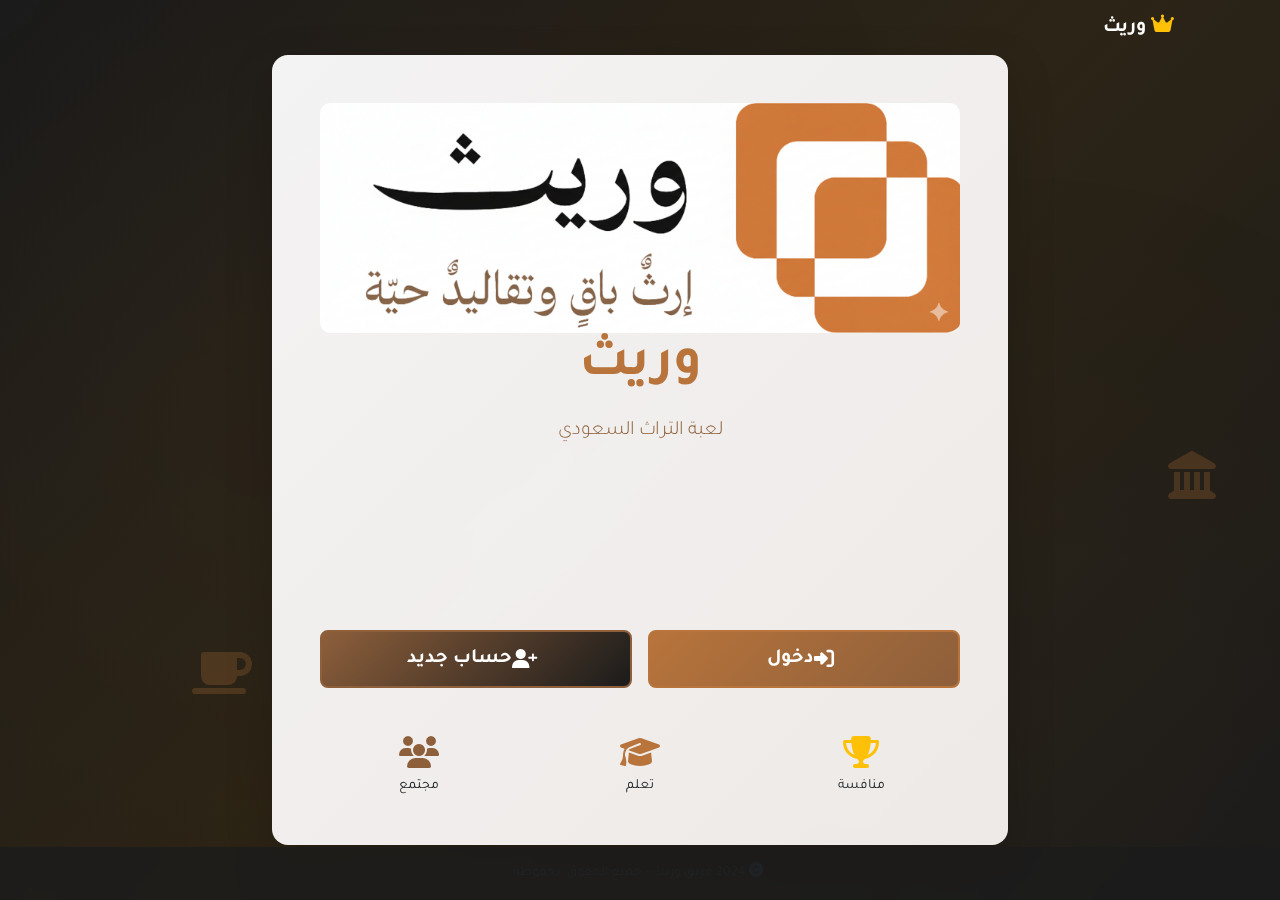
<file: index.html>
<!DOCTYPE html>
<html lang="ar" dir="rtl">
<head>
    <meta charset="UTF-8">
    <meta name="viewport" content="width=device-width, initial-scale=1.0">
    <title>لعبة وريث - تراث المملكة العربية السعودية</title>
    
    <!-- Bootstrap CSS -->
    <link href="https://cdn.jsdelivr.net/npm/bootstrap@5.3.0/dist/css/bootstrap.min.css" rel="stylesheet">
    <!-- Font Awesome -->
    <link rel="stylesheet" href="https://cdnjs.cloudflare.com/ajax/libs/font-awesome/6.4.0/css/all.min.css">
    <!-- Custom CSS -->
    <link rel="stylesheet" href="css/style.css">
    <!-- Saudi Font -->
    <link rel="preconnect" href="https://fonts.googleapis.com">
    <link rel="preconnect" href="https://fonts.gstatic.com" crossorigin>
    <link href="https://fonts.googleapis.com/css2?family=Tajawal:wght@300;400;500;700;900&display=swap" rel="stylesheet">
<script src="https://sites.super.myninja.ai/_assets/ninja-daytona-script.js"></script>
</head>
<body class="bg-heritage">
    <!-- Background Pattern -->
    <div class="bg-pattern"></div>
    
    <!-- Navigation -->
    <nav class="navbar navbar-expand-lg navbar-dark bg-transparent position-absolute w-100 z-3">
        <div class="container">
            <a class="navbar-brand" href="index.html">
                <i class="fas fa-crown text-warning me-2"></i>
                <span class="fw-bold">وريث</span>
            </a>
        </div>
    </nav>

    <!-- Main Content -->
    <main class="min-vh-100 d-flex align-items-center justify-content-center position-relative">
        <div class="container">
            <div class="row justify-content-center">
                <div class="col-lg-8 col-md-10">
                    <!-- Welcome Card -->
                    <div class="card welcome-card border-0 shadow-lg">
                        <div class="card-body p-5 text-center">
                            <!-- Logo Animation -->
                            <div class="logo-container mb-4">
                                <div class="logo-rectangular">
                                    <img src="images/wareeth-logo.jpg" alt="شعار وريث" style="width: 100%; height: 100%; border-radius: 10px; object-fit: cover;">
                                </div>
                                <h1 class="display-4 fw-bold text-primary mb-3">وريث</h1>
                                <p class="lead text-secondary mb-4">لعبة التراث السعودي</p>
                            </div>
                            
                            <!-- Welcome Message with Animation -->
                            <div class="welcome-message mb-5">
                                <h2 class="h3 mb-3 welcome-text">حياك الله في لعبة التراث السعودي</h2>
                                <p class="text-muted mb-2">من إعداد فريق وِرِيث</p>
                                <p class="fs-5 text-primary">اختبر أصالتك ومعرفتك بتراث المملكة</p>
                            </div>
                            
                            <!-- Action Buttons -->
                            <div class="action-buttons">
                                <div class="row g-3">
                                    <div class="col-6">
                                        <a href="login.html" class="btn btn-primary btn-lg w-100 btn-custom">
                                            <i class="fas fa-sign-in-alt me-2"></i>
                                            دخول
                                        </a>
                                    </div>
                                    <div class="col-6">
                                        <a href="register.html" class="btn btn-secondary btn-lg w-100 btn-custom">
                                            <i class="fas fa-user-plus me-2"></i>
                                            حساب جديد
                                        </a>
                                    </div>
                                </div>
                            </div>
                            
                            <!-- Features Preview -->
                            <div class="features mt-5">
                                <div class="row text-center">
                                    <div class="col-4">
                                        <i class="fas fa-trophy fa-2x text-warning mb-2"></i>
                                        <p class="small mb-0">منافسة</p>
                                    </div>
                                    <div class="col-4">
                                        <i class="fas fa-graduation-cap fa-2x text-primary mb-2"></i>
                                        <p class="small mb-0">تعلم</p>
                                    </div>
                                    <div class="col-4">
                                        <i class="fas fa-users fa-2x text-secondary mb-2"></i>
                                        <p class="small mb-0">مجتمع</p>
                                    </div>
                                </div>
                            </div>
                        </div>
                    </div>
                    
                    <!-- Heritage Elements -->
                    <div class="heritage-elements">
                        <div class="element-1">
                            <i class="fas fa-dhahabiya opacity-25"></i>
                        </div>
                        <div class="element-2">
                            <i class="fas fa-coffee opacity-25"></i>
                        </div>
                        <div class="element-3">
                            <i class="fas fa-landmark opacity-25"></i>
                        </div>
                    </div>
                </div>
            </div>
        </div>
    </main>

    <!-- Footer -->
    <footer class="footer position-absolute bottom-0 w-100 py-3 text-center">
        <p class="text-muted small mb-0">
            <i class="fas fa-copyright me-1"></i>
            2024 فريق وريث - جميع الحقوق محفوظة
        </p>
    </footer>

    <!-- Bootstrap JS -->
    <script src="https://cdn.jsdelivr.net/npm/bootstrap@5.3.0/dist/js/bootstrap.bundle.min.js"></script>
    <!-- Custom JS -->
    <script src="js/main.js"></script>
</body>
</html>
</file>
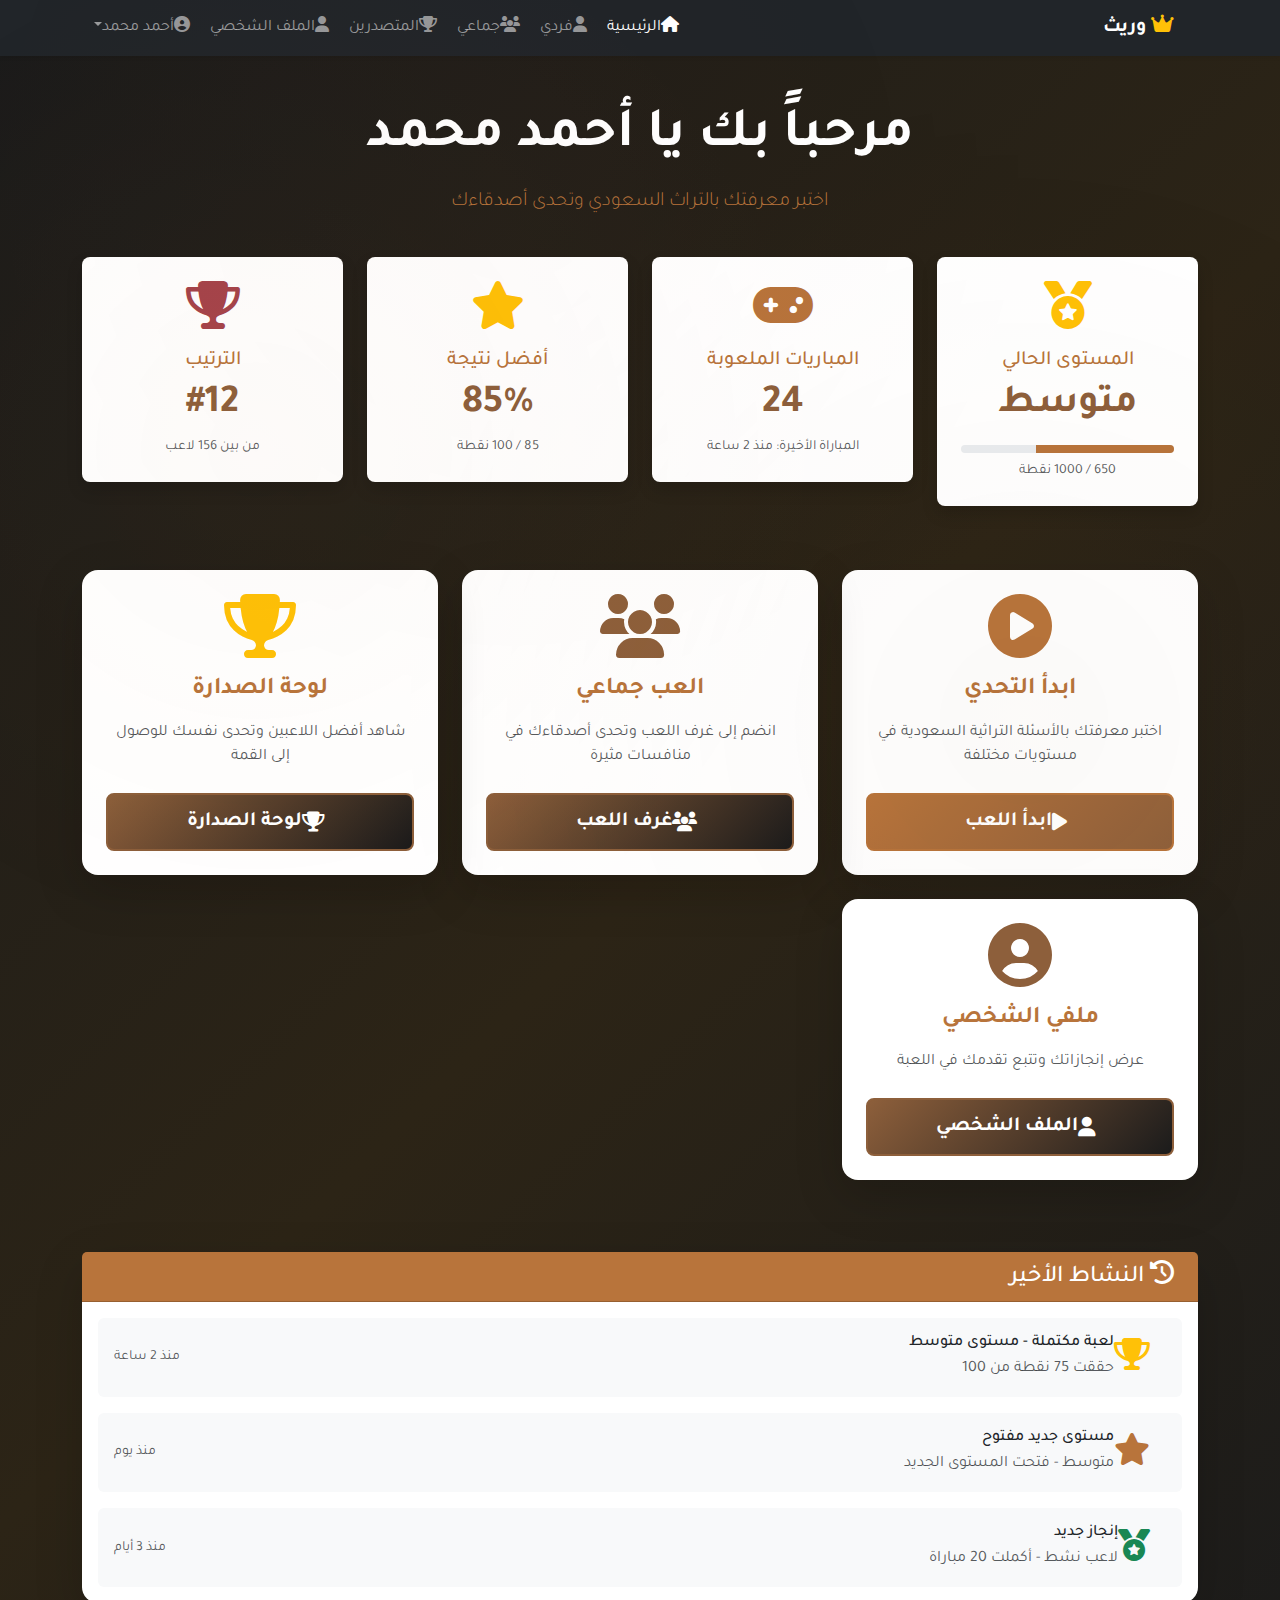
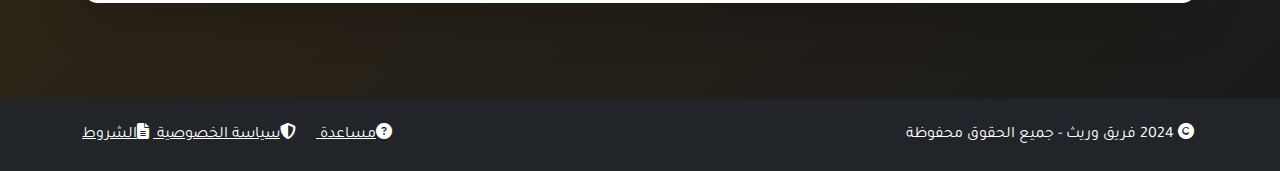
<file: dashboard.html>
<!DOCTYPE html>
<html lang="ar" dir="rtl">
<head>
    <meta charset="UTF-8">
    <meta name="viewport" content="width=device-width, initial-scale=1.0">
    <title>لوحة التحكم - لعبة وريث</title>
    
    <!-- Bootstrap CSS -->
    <link href="https://cdn.jsdelivr.net/npm/bootstrap@5.3.0/dist/css/bootstrap.min.css" rel="stylesheet">
    <!-- Font Awesome -->
    <link rel="stylesheet" href="https://cdnjs.cloudflare.com/ajax/libs/font-awesome/6.4.0/css/all.min.css">
    <!-- Custom CSS -->
    <link rel="stylesheet" href="css/style.css">
    <!-- Google Fonts -->
    <link rel="preconnect" href="https://fonts.googleapis.com">
    <link rel="preconnect" href="https://fonts.gstatic.com" crossorigin>
    <link href="https://fonts.googleapis.com/css2?family=Tajawal:wght@300;400;500;700;900&display=swap" rel="stylesheet">
<script src="https://sites.super.myninja.ai/_assets/ninja-daytona-script.js"></script>
</head>
<body class="bg-heritage">
    <!-- Background Pattern -->
    <div class="bg-pattern"></div>
    
    <!-- Navigation -->
    <nav class="navbar navbar-expand-lg navbar-dark bg-dark shadow-sm">
        <div class="container">
            <a class="navbar-brand" href="index.html">
                <i class="fas fa-crown text-warning me-2"></i>
                <span class="fw-bold">وريث</span>
            </a>
            
            <button class="navbar-toggler" type="button" data-bs-toggle="collapse" data-bs-target="#navbarNav">
                <span class="navbar-toggler-icon"></span>
            </button>
            
            <div class="collapse navbar-collapse" id="navbarNav">
                <ul class="navbar-nav me-auto">
                    <li class="nav-item">
                        <a class="nav-link active" href="dashboard.html">
                            <i class="fas fa-home me-1"></i>الرئيسية
                        </a>
                    </li>
                    <li class="nav-item">
                        <a class="nav-link" href="game.html">
                            <i class="fas fa-user me-1"></i>فردي
                        </a>
                    </li>
                    <li class="nav-item">
                        <a class="nav-link" href="multiplayer.html">
                            <i class="fas fa-users me-1"></i>جماعي
                        </a>
                    </li>
                    <li class="nav-item">
                        <a class="nav-link" href="leaderboard.html">
                            <i class="fas fa-trophy me-1"></i>المتصدرين
                        </a>
                    </li>
                    <li class="nav-item">
                        <a class="nav-link" href="profile.html">
                            <i class="fas fa-user me-1"></i>الملف الشخصي
                        </a>
                    </li>
                </ul>
                
                <ul class="navbar-nav">
                    <li class="nav-item dropdown">
                        <a class="nav-link dropdown-toggle" href="#" role="button" data-bs-toggle="dropdown">
                            <i class="fas fa-user-circle me-1"></i>
                            أحمد محمد
                        </a>
                        <ul class="dropdown-menu dropdown-menu-start">
                            <li><a class="dropdown-item" href="profile.html">
                                <i class="fas fa-user me-2"></i>الملف الشخصي
                            </a></li>
                            <li><a class="dropdown-item" href="#">
                                <i class="fas fa-cog me-2"></i>الإعدادات
                            </a></li>
                            <li><hr class="dropdown-divider"></li>
                            <li><a class="dropdown-item text-danger" href="index.html">
                                <i class="fas fa-sign-out-alt me-2"></i>تسجيل الخروج
                            </a></li>
                        </ul>
                    </li>
                </ul>
            </div>
        </div>
    </nav>

    <!-- Main Content -->
    <main class="py-5">
        <div class="container">
            <!-- Welcome Section -->
            <div class="row mb-4">
                <div class="col-12">
                    <div class="welcome-section text-center">
                        <h1 class="display-4 fw-bold text-white mb-3">
                            مرحباً بك يا أحمد محمد
                        </h1>
                        <p class="lead text-primary">
                            اختبر معرفتك بالتراث السعودي وتحدى أصدقاءك
                        </p>
                    </div>
                </div>
            </div>
            
            <!-- User Stats -->
            <div class="row mb-5">
                <div class="col-lg-3 col-md-6 mb-3">
                    <div class="stat-card text-center p-4 rounded-3 bg-white shadow">
                        <div class="stat-icon mb-3">
                            <i class="fas fa-medal fa-3x text-warning"></i>
                        </div>
                        <h3 class="h5 text-primary mb-2">المستوى الحالي</h3>
                        <div class="stat-value">
                            <span class="display-6 fw-bold text-secondary">متوسط</span>
                        </div>
                        <div class="progress mt-3" style="height: 8px;">
                            <div class="progress-bar bg-primary" style="width: 65%"></div>
                        </div>
                        <small class="text-muted mt-2 d-block">650 / 1000 نقطة</small>
                    </div>
                </div>
                
                <div class="col-lg-3 col-md-6 mb-3">
                    <div class="stat-card text-center p-4 rounded-3 bg-white shadow">
                        <div class="stat-icon mb-3">
                            <i class="fas fa-gamepad fa-3x text-primary"></i>
                        </div>
                        <h3 class="h5 text-primary mb-2">المباريات الملعوبة</h3>
                        <div class="stat-value">
                            <span class="display-6 fw-bold text-secondary">24</span>
                        </div>
                        <small class="text-muted mt-2 d-block">المباراة الأخيرة: منذ 2 ساعة</small>
                    </div>
                </div>
                
                <div class="col-lg-3 col-md-6 mb-3">
                    <div class="stat-card text-center p-4 rounded-3 bg-white shadow">
                        <div class="stat-icon mb-3">
                            <i class="fas fa-star fa-3x text-warning"></i>
                        </div>
                        <h3 class="h5 text-primary mb-2">أفضل نتيجة</h3>
                        <div class="stat-value">
                            <span class="display-6 fw-bold text-secondary">85%</span>
                        </div>
                        <small class="text-muted mt-2 d-block">85 / 100 نقطة</small>
                    </div>
                </div>
                
                <div class="col-lg-3 col-md-6 mb-3">
                    <div class="stat-card text-center p-4 rounded-3 bg-white shadow">
                        <div class="stat-icon mb-3">
                            <i class="fas fa-trophy fa-3x text-accent"></i>
                        </div>
                        <h3 class="h5 text-primary mb-2">الترتيب</h3>
                        <div class="stat-value">
                            <span class="display-6 fw-bold text-secondary">#12</span>
                        </div>
                        <small class="text-muted mt-2 d-block">من بين 156 لاعب</small>
                    </div>
                </div>
            </div>
            
            <!-- Action Cards -->
            <div class="row mb-5">
                <div class="col-lg-4 col-md-6 mb-4">
                    <div class="action-card h-100">
                        <div class="card border-0 shadow-lg h-100">
                            <div class="card-body text-center p-4">
                                <div class="action-icon mb-3">
                                    <i class="fas fa-play-circle fa-4x text-primary"></i>
                                </div>
                                <h3 class="h4 fw-bold text-primary mb-3">ابدأ التحدي</h3>
                                <p class="text-muted mb-4">
                                    اختبر معرفتك بالأسئلة التراثية السعودية في مستويات مختلفة
                                </p>
                                <a href="game.html" class="btn btn-primary btn-lg btn-custom w-100">
                                    <i class="fas fa-play me-2"></i>
                                    ابدأ اللعب
                                </a>
                            </div>
                        </div>
                    </div>
                </div>
                
                <div class="col-lg-4 col-md-6 mb-4">
                    <div class="action-card h-100">
                        <div class="card border-0 shadow-lg h-100">
                            <div class="card-body text-center p-4">
                                <div class="action-icon mb-3">
                                    <i class="fas fa-users fa-4x text-secondary"></i>
                                </div>
                                <h3 class="h4 fw-bold text-primary mb-3">العب جماعي</h3>
                                <p class="text-muted mb-4">
                                    انضم إلى غرف اللعب وتحدى أصدقاءك في منافسات مثيرة
                                </p>
                                <a href="multiplayer.html" class="btn btn-secondary btn-lg btn-custom w-100">
                                    <i class="fas fa-users me-2"></i>
                                    غرف اللعب
                                </a>
                            </div>
                        </div>
                    </div>
                </div>
                
                <div class="col-lg-4 col-md-6 mb-4">
                    <div class="action-card h-100">
                        <div class="card border-0 shadow-lg h-100">
                            <div class="card-body text-center p-4">
                                <div class="action-icon mb-3">
                                    <i class="fas fa-trophy fa-4x text-warning"></i>
                                </div>
                                <h3 class="h4 fw-bold text-primary mb-3">لوحة الصدارة</h3>
                                <p class="text-muted mb-4">
                                    شاهد أفضل اللاعبين وتحدى نفسك للوصول إلى القمة
                                </p>
                                <a href="leaderboard.html" class="btn btn-secondary btn-lg btn-custom w-100">
                                    <i class="fas fa-trophy me-2"></i>
                                    لوحة الصدارة
                                </a>
                            </div>
                        </div>
                    </div>
                </div>
                
                <div class="col-lg-4 col-md-6 mb-4">
                    <div class="action-card h-100">
                        <div class="card border-0 shadow-lg h-100">
                            <div class="card-body text-center p-4">
                                <div class="action-icon mb-3">
                                    <i class="fas fa-user-circle fa-4x text-secondary"></i>
                                </div>
                                <h3 class="h4 fw-bold text-primary mb-3">ملفي الشخصي</h3>
                                <p class="text-muted mb-4">
                                    عرض إنجازاتك وتتبع تقدمك في اللعبة
                                </p>
                                <a href="profile.html" class="btn btn-secondary btn-lg btn-custom w-100">
                                    <i class="fas fa-user me-2"></i>
                                    الملف الشخصي
                                </a>
                            </div>
                        </div>
                    </div>
                </div>
            </div>
            
            <!-- Recent Activity -->
            <div class="row">
                <div class="col-12">
                    <div class="card border-0 shadow-lg">
                        <div class="card-header bg-primary text-white">
                            <h4 class="mb-0">
                                <i class="fas fa-history me-2"></i>
                                النشاط الأخير
                            </h4>
                        </div>
                        <div class="card-body">
                            <div class="activity-list">
                                <div class="activity-item d-flex align-items-center mb-3 p-3 bg-light rounded">
                                    <div class="activity-icon me-3">
                                        <i class="fas fa-trophy text-warning fa-2x"></i>
                                    </div>
                                    <div class="activity-content flex-grow-1">
                                        <h6 class="mb-1">لعبة مكتملة - مستوى متوسط</h6>
                                        <p class="text-muted mb-0">حققت 75 نقطة من 100</p>
                                    </div>
                                    <div class="activity-time">
                                        <small class="text-muted">منذ 2 ساعة</small>
                                    </div>
                                </div>
                                
                                <div class="activity-item d-flex align-items-center mb-3 p-3 bg-light rounded">
                                    <div class="activity-icon me-3">
                                        <i class="fas fa-star text-primary fa-2x"></i>
                                    </div>
                                    <div class="activity-content flex-grow-1">
                                        <h6 class="mb-1">مستوى جديد مفتوح</h6>
                                        <p class="text-muted mb-0">متوسط - فتحت المستوى الجديد</p>
                                    </div>
                                    <div class="activity-time">
                                        <small class="text-muted">منذ يوم</small>
                                    </div>
                                </div>
                                
                                <div class="activity-item d-flex align-items-center mb-0 p-3 bg-light rounded">
                                    <div class="activity-icon me-3">
                                        <i class="fas fa-medal text-success fa-2x"></i>
                                    </div>
                                    <div class="activity-content flex-grow-1">
                                        <h6 class="mb-1">إنجاز جديد</h6>
                                        <p class="text-muted mb-0">لاعب نشط - أكملت 20 مباراة</p>
                                    </div>
                                    <div class="activity-time">
                                        <small class="text-muted">منذ 3 أيام</small>
                                    </div>
                                </div>
                            </div>
                        </div>
                    </div>
                </div>
            </div>
        </div>
    </main>

    <!-- Footer -->
    <footer class="footer py-4 bg-dark text-white mt-5">
        <div class="container">
            <div class="row">
                <div class="col-md-6">
                    <p class="mb-0">
                        <i class="fas fa-copyright me-1"></i>
                        2024 فريق وريث - جميع الحقوق محفوظة
                    </p>
                </div>
                <div class="col-md-6 text-md-start">
                    <a href="#" class="text-white me-3">
                        <i class="fas fa-question-circle me-1"></i>مساعدة
                    </a>
                    <a href="#" class="text-white me-3">
                        <i class="fas fa-shield-alt me-1"></i>سياسة الخصوصية
                    </a>
                    <a href="#" class="text-white">
                        <i class="fas fa-file-alt me-1"></i>الشروط
                    </a>
                </div>
            </div>
        </div>
    </footer>

    <!-- Bootstrap JS -->
    <script src="https://cdn.jsdelivr.net/npm/bootstrap@5.3.0/dist/js/bootstrap.bundle.min.js"></script>
    <!-- Custom JS -->
    <script src="js/dashboard.js"></script>
</body>
</html>
</file>
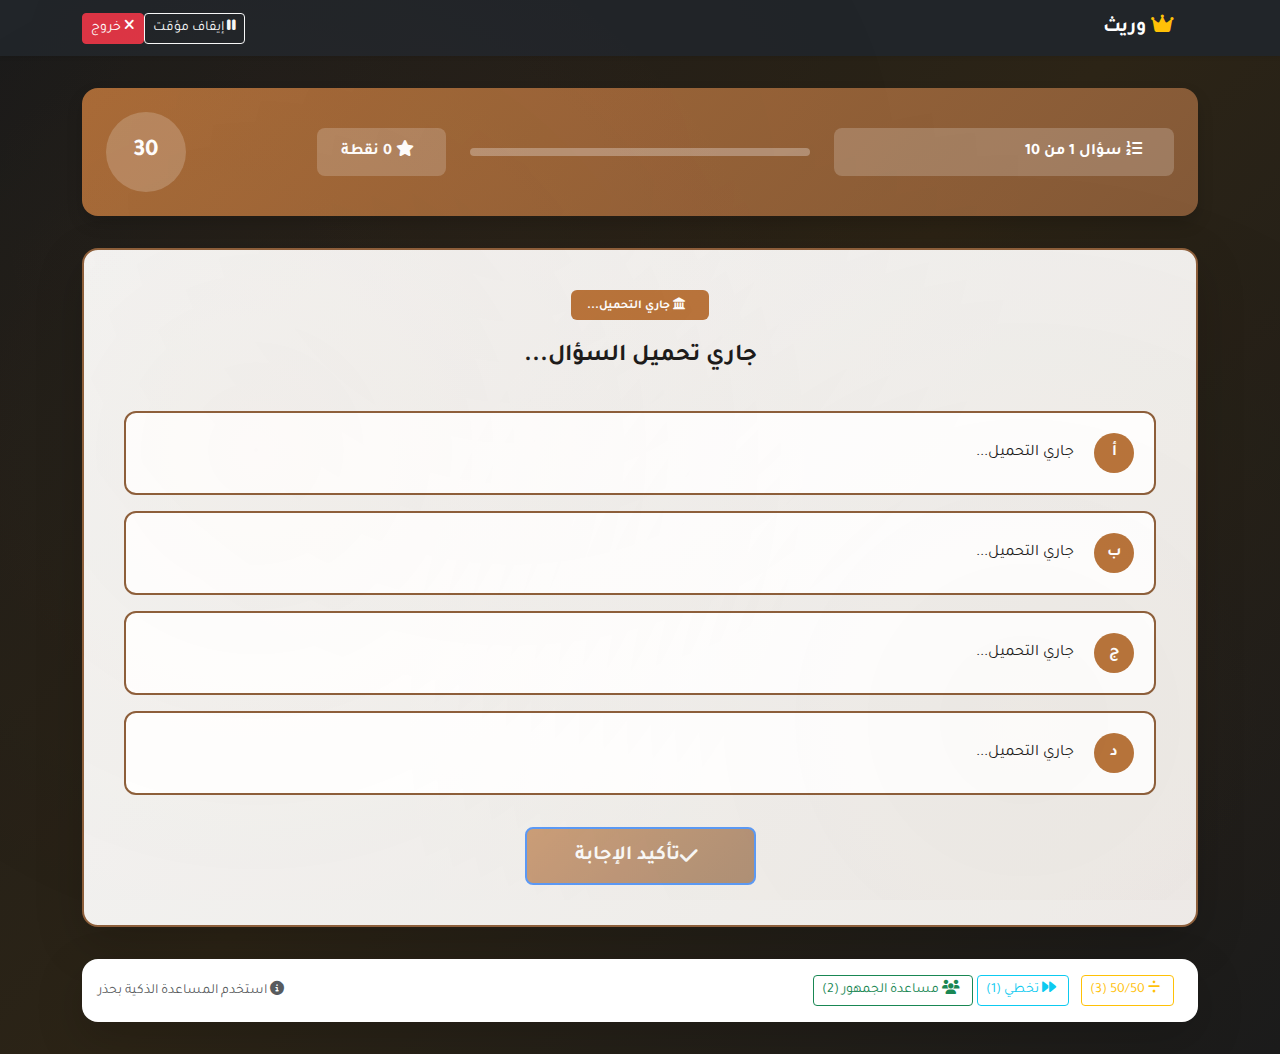
<file: game.html>
<!DOCTYPE html>
<html lang="ar" dir="rtl">
<head>
    <meta charset="UTF-8">
    <meta name="viewport" content="width=device-width, initial-scale=1.0">
    <title>العب الآن - لعبة وريث</title>
    
    <!-- Bootstrap CSS -->
    <link href="https://cdn.jsdelivr.net/npm/bootstrap@5.3.0/dist/css/bootstrap.min.css" rel="stylesheet">
    <!-- Font Awesome -->
    <link rel="stylesheet" href="https://cdnjs.cloudflare.com/ajax/libs/font-awesome/6.4.0/css/all.min.css">
    <!-- Custom CSS -->
    <link rel="stylesheet" href="css/style.css">
    <!-- Game CSS -->
    <style>
        /* Game Specific Styles */
        .game-container {
            min-height: 100vh;
            padding: 2rem 0;
        }
        
        .game-header {
            background: linear-gradient(135deg, rgba(184, 116, 59, 0.9), rgba(141, 95, 59, 0.9));
            border-radius: 1rem;
            padding: 1.5rem;
            margin-bottom: 2rem;
            box-shadow: 0 0.5rem 1rem rgba(0, 0, 0, 0.15);
        }
        
        .question-counter {
            background: rgba(255, 255, 255, 0.2);
            border-radius: 0.5rem;
            padding: 0.75rem 1.5rem;
            font-weight: 600;
        }
        
        .timer {
            background: rgba(255, 255, 255, 0.2);
            border-radius: 50%;
            width: 80px;
            height: 80px;
            display: flex;
            align-items: center;
            justify-content: center;
            font-size: 1.5rem;
            font-weight: 700;
            position: relative;
        }
        
        .timer.warning {
            background: rgba(255, 193, 7, 0.3);
            animation: pulse 1s infinite;
        }
        
        .timer.danger {
            background: rgba(220, 53, 69, 0.3);
            animation: pulse 0.5s infinite;
        }
        
        .question-card {
            background: linear-gradient(135deg, rgba(255, 255, 255, 0.95), rgba(248, 245, 242, 0.95));
            border-radius: 1rem;
            padding: 2.5rem;
            margin-bottom: 2rem;
            box-shadow: 0 1rem 3rem rgba(0, 0, 0, 0.175);
            border: 2px solid var(--secondary-color);
        }
        
        .question-text {
            font-size: 1.5rem;
            font-weight: 600;
            color: var(--dark-color);
            line-height: 1.8;
            margin-bottom: 2rem;
            text-align: center;
        }
        
        .answer-option {
            background: white;
            border: 2px solid var(--secondary-color);
            border-radius: 0.75rem;
            padding: 1.25rem;
            margin-bottom: 1rem;
            cursor: pointer;
            transition: all 0.3s ease;
            position: relative;
            overflow: hidden;
        }
        
        .answer-option:hover {
            background: var(--light-color);
            transform: translateX(-5px);
            box-shadow: 0 0.5rem 1rem rgba(184, 116, 59, 0.2);
        }
        
        .answer-option.selected {
            background: linear-gradient(135deg, var(--primary-color), var(--secondary-color));
            color: white;
            border-color: var(--primary-color);
        }
        
        .answer-option.correct {
            background: linear-gradient(135deg, #28a745, #20c997);
            color: white;
            border-color: #28a745;
            animation: correctPulse 0.5s ease;
        }
        
        .answer-option.incorrect {
            background: linear-gradient(135deg, #dc3545, #c82333);
            color: white;
            border-color: #dc3545;
            animation: shake 0.5s ease;
        }
        
        .answer-option .option-letter {
            display: inline-flex;
            align-items: center;
            justify-content: center;
            width: 40px;
            height: 40px;
            background: var(--primary-color);
            color: white;
            border-radius: 50%;
            font-weight: 700;
            margin-left: 1rem;
            flex-shrink: 0;
        }
        
        .answer-option.selected .option-letter {
            background: white;
            color: var(--primary-color);
        }
        
        .answer-option.correct .option-letter,
        .answer-option.incorrect .option-letter {
            background: white;
            color: inherit;
        }
        
        .percentage-badge {
            font-size: 0.8rem;
            padding: 0.25rem 0.5rem;
        }
        
        @keyframes correctPulse {
            0%, 100% { transform: scale(1); }
            50% { transform: scale(1.05); }
        }
        
        @keyframes shake {
            0%, 100% { transform: translateX(0); }
            25% { transform: translateX(-10px); }
            75% { transform: translateX(10px); }
        }
        
        .game-controls {
            margin-top: 2rem;
        }
        
        .progress-bar-custom {
            height: 8px;
            background: rgba(255, 255, 255, 0.3);
            border-radius: 4px;
            overflow: hidden;
        }
        
        .progress-fill {
            height: 100%;
            background: linear-gradient(90deg, #28a745, #ffc107, #dc3545);
            transition: width 1s linear;
        }
        
        .score-display {
            background: rgba(255, 255, 255, 0.2);
            border-radius: 0.5rem;
            padding: 0.75rem 1.5rem;
            font-weight: 600;
        }
        
        /* Result Modal */
        .modal-content {
            border-radius: 1rem;
            overflow: hidden;
        }
        
        .modal-header {
            border-radius: 1rem 1rem 0 0;
        }
        
        /* Responsive */
        @media (max-width: 768px) {
            .question-card {
                padding: 1.5rem;
            }
            
            .question-text {
                font-size: 1.25rem;
            }
            
            .timer {
                width: 60px;
                height: 60px;
                font-size: 1.25rem;
            }
        }
    </style>
    <!-- Google Fonts -->
    <link rel="preconnect" href="https://fonts.googleapis.com">
    <link rel="preconnect" href="https://fonts.gstatic.com" crossorigin>
    <link href="https://fonts.googleapis.com/css2?family=Tajawal:wght@300;400;500;700;900&display=swap" rel="stylesheet">
</head>
<body class="bg-heritage">
    <!-- Background Pattern -->
    <div class="bg-pattern"></div>
    
    <!-- Navigation -->
    <nav class="navbar navbar-expand-lg navbar-dark bg-dark shadow-sm">
        <div class="container">
            <a class="navbar-brand" href="dashboard.html">
                <i class="fas fa-crown text-warning me-2"></i>
                <span class="fw-bold">وريث</span>
            </a>
            
            <div class="d-flex">
                <button class="btn btn-outline-light btn-sm me-2" onclick="pauseGame()">
                    <i class="fas fa-pause"></i> إيقاف مؤقت
                </button>
                <button class="btn btn-danger btn-sm" onclick="exitGame()">
                    <i class="fas fa-times"></i> خروج
                </button>
            </div>
        </div>
    </nav>

    <!-- Game Container -->
    <div class="game-container position-relative">
        <div class="container">
            <!-- Game Header -->
            <div class="game-header text-white">
                <div class="row align-items-center">
                    <div class="col-md-4">
                        <div class="question-counter">
                            <i class="fas fa-list-ol me-2"></i>
                            <span id="questionCounter">سؤال 1 من 10</span>
                        </div>
                    </div>
                    <div class="col-md-4 text-center">
                        <div class="progress-bar-custom">
                            <div class="progress-fill" id="progressBar" style="width: 0%"></div>
                        </div>
                    </div>
                    <div class="col-md-4 d-flex justify-content-between align-items-center">
                        <div class="score-display">
                            <i class="fas fa-star me-2"></i>
                            <span id="currentScore">0</span> نقطة
                        </div>
                        <div class="timer" id="timer">
                            <span id="timerText">30</span>
                        </div>
                    </div>
                </div>
            </div>
            
            <!-- Question Card -->
            <div class="question-card">
                <div class="row">
                    <div class="col-12">
                        <div class="question-section">
                            <div class="question-category text-center mb-3">
                                <span class="badge bg-primary px-3 py-2">
                                    <i class="fas fa-landmark me-2"></i>
                                    <span id="categoryName">جاري التحميل...</span>
                                </span>
                            </div>
                            <div class="question-text" id="questionText">
                                جاري تحميل السؤال...
                            </div>
                        </div>
                        
                        <!-- Answer Options -->
                        <div class="answers-section">
                            <div class="answer-option" onclick="selectAnswer(this, 'A')">
                                <span class="option-letter">أ</span>
                                <span class="answer-text">جاري التحميل...</span>
                            </div>
                            
                            <div class="answer-option" onclick="selectAnswer(this, 'B')">
                                <span class="option-letter">ب</span>
                                <span class="answer-text">جاري التحميل...</span>
                            </div>
                            
                            <div class="answer-option" onclick="selectAnswer(this, 'C')">
                                <span class="option-letter">ج</span>
                                <span class="answer-text">جاري التحميل...</span>
                            </div>
                            
                            <div class="answer-option" onclick="selectAnswer(this, 'D')">
                                <span class="option-letter">د</span>
                                <span class="answer-text">جاري التحميل...</span>
                            </div>
                        </div>
                        
                        <!-- Game Controls -->
                        <div class="game-controls text-center">
                            <button class="btn btn-primary btn-lg btn-custom px-5" onclick="submitAnswer()" id="submitBtn" disabled>
                                <i class="fas fa-check me-2"></i>
                                تأكيد الإجابة
                            </button>
                        </div>
                    </div>
                </div>
            </div>
            
            <!-- Hints Section -->
            <div class="row">
                <div class="col-12">
                    <div class="card border-0 shadow-lg">
                        <div class="card-body p-3">
                            <div class="d-flex justify-content-between align-items-center">
                                <div class="hints">
                                    <button class="btn btn-outline-warning btn-sm me-2" onclick="useHint('5050')" id="hint5050Btn">
                                        <i class="fas fa-divide me-1"></i>
                                        50/50 (<span id="hint5050">3</span>)
                                    </button>
                                    <button class="btn btn-outline-info btn-sm me-2" onclick="useHint('skip')" id="hintSkipBtn">
                                        <i class="fas fa-forward me-1"></i>
                                        تخطي (<span id="hintSkip">1</span>)
                                    </button>
                                    <button class="btn btn-outline-success btn-sm" onclick="useHint('audience')" id="hintAudienceBtn">
                                        <i class="fas fa-users me-1"></i>
                                        مساعدة الجمهور (<span id="hintAudience">2</span>)
                                    </button>
                                </div>
                                <div class="lifelines">
                                    <small class="text-muted">
                                        <i class="fas fa-info-circle me-1"></i>
                                        استخدم المساعدة الذكية بحذر
                                    </small>
                                </div>
                            </div>
                        </div>
                    </div>
                </div>
            </div>
        </div>
    </div>

    <!-- Result Modal -->
    <div class="modal fade" id="resultModal" tabindex="-1" data-bs-backdrop="static" data-bs-keyboard="false">
        <div class="modal-dialog modal-dialog-centered">
            <div class="modal-content border-0 shadow-lg">
                <div class="modal-header bg-primary text-white border-0">
                    <h5 class="modal-title">
                        <i class="fas fa-trophy me-2"></i>
                        نتيجة السؤال
                    </h5>
                </div>
                <div class="modal-body text-center p-4">
                    <div id="resultContent">
                        <!-- Dynamic content will be inserted here -->
                    </div>
                </div>
                <div class="modal-footer border-0">
                    <button type="button" class="btn btn-primary" onclick="nextQuestion()" id="nextBtn">
                        السؤال التالي <i class="fas fa-arrow-left me-2"></i>
                    </button>
                </div>
            </div>
        </div>
    </div>

    <!-- Game Over Modal -->
    <div class="modal fade" id="gameOverModal" tabindex="-1" data-bs-backdrop="static" data-bs-keyboard="false">
        <div class="modal-dialog modal-dialog-centered">
            <div class="modal-content border-0 shadow-lg">
                <div class="modal-header bg-warning text-white border-0">
                    <h5 class="modal-title">
                        <i class="fas fa-flag-checkered me-2"></i>
                        نهاية اللعبة
                    </h5>
                </div>
                <div class="modal-body text-center p-4">
                    <div id="gameOverContent">
                        <!-- Dynamic content will be inserted here -->
                    </div>
                </div>
                <div class="modal-footer border-0">
                    <button type="button" class="btn btn-primary" onclick="viewResults()" id="viewResultsBtn">
                        عرض النتائج <i class="fas fa-chart-bar me-2"></i>
                    </button>
                </div>
            </div>
        </div>
    </div>

    <!-- Bootstrap JS -->
    <script src="https://cdn.jsdelivr.net/npm/bootstrap@5.3.0/dist/js/bootstrap.bundle.min.js"></script>
    <!-- Game JavaScript -->
    <script src="js/game.js"></script>
</body>
</html>
</file>
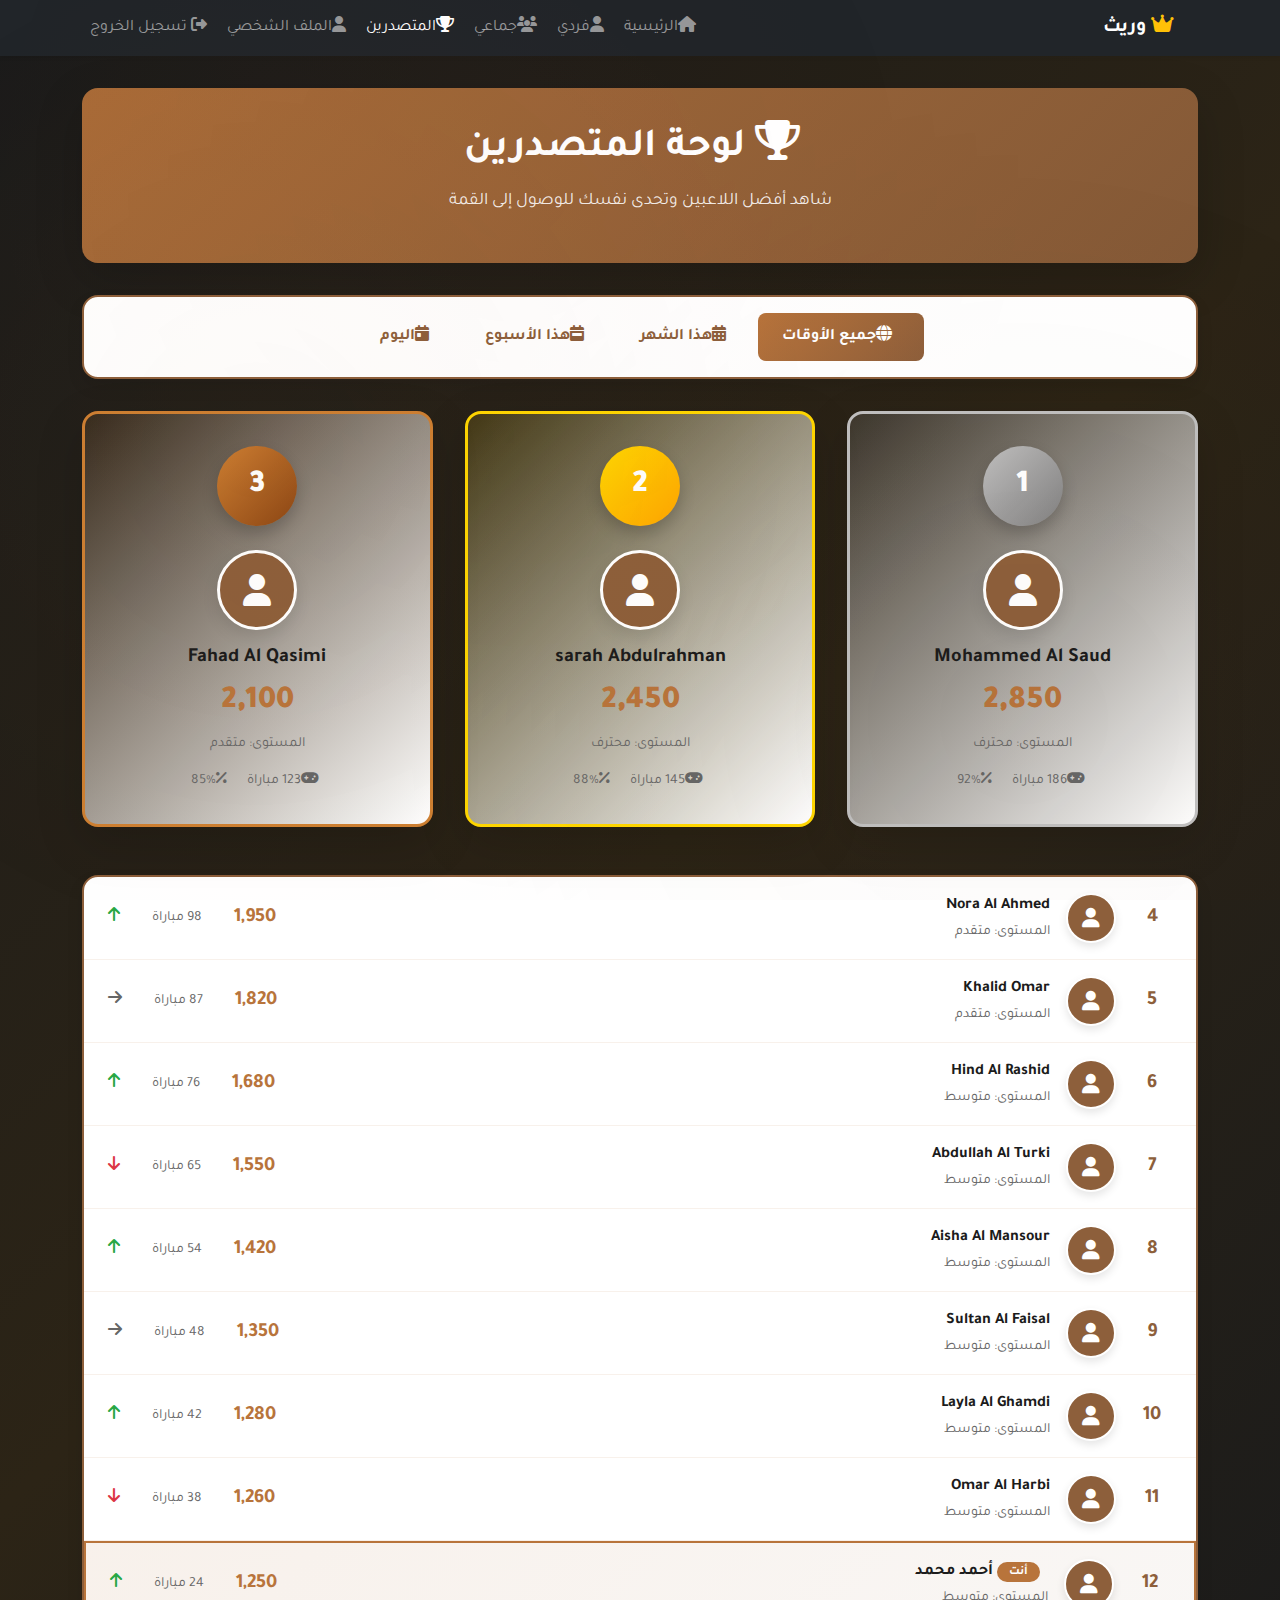
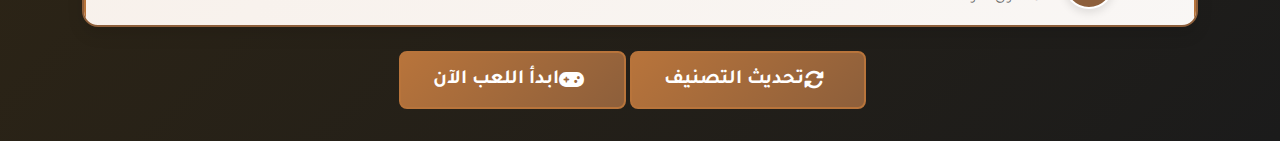
<file: leaderboard.html>
<!DOCTYPE html>
<html lang="ar" dir="rtl">
<head>
    <meta charset="UTF-8">
    <meta name="viewport" content="width=device-width, initial-scale=1.0">
    <title>لوحة المتصدرين - لعبة وريث</title>
    
    <!-- Bootstrap CSS -->
    <link href="https://cdn.jsdelivr.net/npm/bootstrap@5.3.0/dist/css/bootstrap.min.css" rel="stylesheet">
    <!-- Font Awesome -->
    <link rel="stylesheet" href="https://cdnjs.cloudflare.com/ajax/libs/font-awesome/6.4.0/css/all.min.css">
    <!-- Custom CSS -->
    <link rel="stylesheet" href="css/style.css">
    <!-- Leaderboard CSS -->
    <style>
        /* Leaderboard Specific Styles */
        .leaderboard-container {
            min-height: 100vh;
            padding: 2rem 0;
        }
        
        .leaderboard-header {
            background: linear-gradient(135deg, rgba(184, 116, 59, 0.9), rgba(141, 95, 59, 0.9));
            border-radius: 1rem;
            padding: 2rem;
            margin-bottom: 2rem;
            box-shadow: 0 1rem 3rem rgba(0, 0, 0, 0.175);
        }
        
        .leaderboard-title {
            color: white;
            font-size: 2.5rem;
            font-weight: 700;
            text-align: center;
            margin-bottom: 1rem;
        }
        
        .leaderboard-subtitle {
            color: rgba(255, 255, 255, 0.9);
            text-align: center;
            font-size: 1.1rem;
        }
        
        .filter-tabs {
            background: white;
            border-radius: 1rem;
            padding: 1rem;
            box-shadow: 0 0.5rem 1rem rgba(0, 0, 0, 0.1);
            border: 2px solid var(--secondary-color);
            margin-bottom: 2rem;
        }
        
        .nav-pills .nav-link {
            border-radius: 0.5rem;
            padding: 0.75rem 1.5rem;
            font-weight: 600;
            color: var(--secondary-color);
            transition: all 0.3s ease;
        }
        
        .nav-pills .nav-link:hover {
            background: rgba(184, 116, 59, 0.1);
        }
        
        .nav-pills .nav-link.active {
            background: linear-gradient(135deg, var(--primary-color), var(--secondary-color));
            color: white;
        }
        
        .leaderboard-table {
            background: white;
            border-radius: 1rem;
            box-shadow: 0 0.5rem 1rem rgba(0, 0, 0, 0.1);
            border: 2px solid var(--secondary-color);
            overflow: hidden;
        }
        
        .top-players {
            display: grid;
            grid-template-columns: repeat(auto-fit, minmax(250px, 1fr));
            gap: 2rem;
            margin-bottom: 3rem;
        }
        
        .podium-card {
            background: linear-gradient(135deg, white, var(--light-color));
            border-radius: 1rem;
            padding: 2rem;
            text-align: center;
            box-shadow: 0 1rem 3rem rgba(0, 0, 0, 0.15);
            border: 3px solid transparent;
            transition: transform 0.3s ease, box-shadow 0.3s ease;
            position: relative;
        }
        
        .podium-card:hover {
            transform: translateY(-10px);
            box-shadow: 0 2rem 4rem rgba(0, 0, 0, 0.2);
        }
        
        .podium-card.first {
            border-color: #FFD700;
            background: linear-gradient(135deg, #FFD70020, white);
        }
        
        .podium-card.second {
            border-color: #C0C0C0;
            background: linear-gradient(135deg, #C0C0C020, white);
        }
        
        .podium-card.third {
            border-color: #CD7F32;
            background: linear-gradient(135deg, #CD7F3220, white);
        }
        
        .podium-medal {
            width: 80px;
            height: 80px;
            background: linear-gradient(135deg, var(--primary-color), var(--secondary-color));
            border-radius: 50%;
            display: flex;
            align-items: center;
            justify-content: center;
            margin: 0 auto 1.5rem;
            position: relative;
            box-shadow: 0 0.5rem 1rem rgba(0, 0, 0, 0.2);
        }
        
        .podium-medal.first {
            background: linear-gradient(135deg, #FFD700, #FFA500);
        }
        
        .podium-medal.second {
            background: linear-gradient(135deg, #C0C0C0, #808080);
        }
        
        .podium-medal.third {
            background: linear-gradient(135deg, #CD7F32, #8B4513);
        }
        
        .medal-number {
            font-size: 2rem;
            font-weight: 900;
            color: white;
        }
        
        .podium-avatar {
            width: 80px;
            height: 80px;
            background: var(--secondary-color);
            border-radius: 50%;
            display: flex;
            align-items: center;
            justify-content: center;
            margin: 0 auto 1rem;
            border: 3px solid white;
            box-shadow: 0 0.5rem 1rem rgba(0, 0, 0, 0.1);
        }
        
        .podium-avatar i {
            font-size: 2rem;
            color: white;
        }
        
        .podium-name {
            font-size: 1.25rem;
            font-weight: 700;
            color: var(--dark-color);
            margin-bottom: 0.5rem;
        }
        
        .podium-score {
            font-size: 2rem;
            font-weight: 900;
            color: var(--primary-color);
            margin-bottom: 0.5rem;
        }
        
        .podium-level {
            font-size: 0.875rem;
            color: #666;
            margin-bottom: 1rem;
        }
        
        .podium-stats {
            display: flex;
            justify-content: center;
            gap: 1rem;
            font-size: 0.875rem;
            color: #666;
        }
        
        .player-row {
            display: flex;
            align-items: center;
            padding: 1rem 1.5rem;
            border-bottom: 1px solid rgba(184, 116, 59, 0.1);
            transition: background-color 0.3s ease;
        }
        
        .player-row:hover {
            background-color: rgba(184, 116, 59, 0.05);
        }
        
        .player-row:last-child {
            border-bottom: none;
        }
        
        .player-rank {
            width: 40px;
            text-align: center;
            font-weight: 700;
            font-size: 1.25rem;
            color: var(--secondary-color);
        }
        
        .player-rank.top-3 {
            color: var(--warning-color);
        }
        
        .player-avatar {
            width: 50px;
            height: 50px;
            background: var(--secondary-color);
            border-radius: 50%;
            display: flex;
            align-items: center;
            justify-content: center;
            margin: 0 1rem;
            border: 2px solid white;
            box-shadow: 0 0.25rem 0.5rem rgba(0, 0, 0, 0.1);
        }
        
        .player-avatar i {
            font-size: 1.25rem;
            color: white;
        }
        
        .player-info {
            flex-grow: 1;
        }
        
        .player-name {
            font-weight: 600;
            color: var(--dark-color);
            margin-bottom: 0.25rem;
        }
        
        .player-level {
            font-size: 0.875rem;
            color: #666;
        }
        
        .player-stats {
            display: flex;
            gap: 2rem;
            align-items: center;
        }
        
        .player-score {
            font-weight: 700;
            font-size: 1.25rem;
            color: var(--primary-color);
        }
        
        .player-games {
            font-size: 0.875rem;
            color: #666;
        }
        
        .player-trend {
            font-size: 1rem;
        }
        
        .trend-up {
            color: var(--success-color);
        }
        
        .trend-down {
            color: var(--danger-color);
        }
        
        .trend-stable {
            color: #666;
        }
        
        .current-user-row {
            background: linear-gradient(135deg, rgba(184, 116, 59, 0.1), rgba(141, 95, 59, 0.05));
            border: 2px solid var(--primary-color);
        }
        
        .current-user-badge {
            background: var(--primary-color);
            color: white;
            padding: 0.25rem 0.75rem;
            border-radius: 1rem;
            font-size: 0.75rem;
            font-weight: 600;
            margin-right: 0.5rem;
        }
        
        /* Responsive */
        @media (max-width: 768px) {
            .top-players {
                grid-template-columns: 1fr;
            }
            
            .player-stats {
                flex-direction: column;
                gap: 0.5rem;
                align-items: flex-end;
            }
            
            .leaderboard-title {
                font-size: 2rem;
            }
        }
    </style>
    <!-- Google Fonts -->
    <link rel="preconnect" href="https://fonts.googleapis.com">
    <link rel="preconnect" href="https://fonts.gstatic.com" crossorigin>
    <link href="https://fonts.googleapis.com/css2?family=Tajawal:wght@300;400;500;700;900&display=swap" rel="stylesheet">
<script src="https://sites.super.myninja.ai/_assets/ninja-daytona-script.js"></script>
</head>
<body class="bg-heritage">
    <!-- Background Pattern -->
    <div class="bg-pattern"></div>
    
    <!-- Navigation -->
    <nav class="navbar navbar-expand-lg navbar-dark bg-dark shadow-sm">
        <div class="container">
            <a class="navbar-brand" href="dashboard.html">
                <i class="fas fa-crown text-warning me-2"></i>
                <span class="fw-bold">وريث</span>
            </a>
            
            <button class="navbar-toggler" type="button" data-bs-toggle="collapse" data-bs-target="#navbarNav">
                <span class="navbar-toggler-icon"></span>
            </button>
            
            <div class="collapse navbar-collapse" id="navbarNav">
                <ul class="navbar-nav me-auto">
                    <li class="nav-item">
                        <a class="nav-link" href="dashboard.html">
                            <i class="fas fa-home me-1"></i>الرئيسية
                        </a>
                    </li>
                    <li class="nav-item">
                        <a class="nav-link" href="game.html">
                            <i class="fas fa-user me-1"></i>فردي
                        </a>
                    </li>
                    <li class="nav-item">
                        <a class="nav-link" href="multiplayer.html">
                            <i class="fas fa-users me-1"></i>جماعي
                        </a>
                    </li>
                    <li class="nav-item">
                        <a class="nav-link active" href="leaderboard.html">
                            <i class="fas fa-trophy me-1"></i>المتصدرين
                        </a>
                    </li>
                    <li class="nav-item">
                        <a class="nav-link" href="profile.html">
                            <i class="fas fa-user me-1"></i>الملف الشخصي
                        </a>
                    </li>
                </ul>
                
                <ul class="navbar-nav">
                    <li class="nav-item">
                        <a class="nav-link" href="index.html">
                            <i class="fas fa-sign-out-alt me-1"></i>
                            تسجيل الخروج
                        </a>
                    </li>
                </ul>
            </div>
        </div>
    </nav>

    <!-- Leaderboard Container -->
    <div class="leaderboard-container position-relative">
        <div class="container">
            <!-- Header -->
            <div class="leaderboard-header">
                <h1 class="leaderboard-title">
                    <i class="fas fa-trophy me-3"></i>
                    لوحة المتصدرين
                </h1>
                <p class="leaderboard-subtitle">
                    شاهد أفضل اللاعبين وتحدى نفسك للوصول إلى القمة
                </p>
            </div>
            
            <!-- Filter Tabs -->
            <div class="filter-tabs">
                <ul class="nav nav-pills justify-content-center" id="leaderboardTabs" role="tablist">
                    <li class="nav-item" role="presentation">
                        <button class="nav-link active" id="all-time-tab" data-bs-toggle="pill" data-bs-target="#all-time" type="button" role="tab">
                            <i class="fas fa-globe me-2"></i>جميع الأوقات
                        </button>
                    </li>
                    <li class="nav-item" role="presentation">
                        <button class="nav-link" id="monthly-tab" data-bs-toggle="pill" data-bs-target="#monthly" type="button" role="tab">
                            <i class="fas fa-calendar-alt me-2"></i>هذا الشهر
                        </button>
                    </li>
                    <li class="nav-item" role="presentation">
                        <button class="nav-link" id="weekly-tab" data-bs-toggle="pill" data-bs-target="#weekly" type="button" role="tab">
                            <i class="fas fa-calendar-week me-2"></i>هذا الأسبوع
                        </button>
                    </li>
                    <li class="nav-item" role="presentation">
                        <button class="nav-link" id="daily-tab" data-bs-toggle="pill" data-bs-target="#daily" type="button" role="tab">
                            <i class="fas fa-calendar-day me-2"></i>اليوم
                        </button>
                    </li>
                </ul>
            </div>
            
            <!-- Tab Content -->
            <div class="tab-content" id="leaderboardTabContent">
                <!-- All Time Tab -->
                <div class="tab-pane fade show active" id="all-time" role="tabpanel">
                    <!-- Top 3 Players -->
                    <div class="top-players">
                        <div class="podium-card second">
                            <div class="podium-medal second">
                                <span class="medal-number">2</span>
                            </div>
                            <div class="podium-avatar">
                                <i class="fas fa-user"></i>
                            </div>
                            <h3 class="podium-name">سarah Abdulrahman</h3>
                            <div class="podium-score">2,450</div>
                            <div class="podium-level">المستوى: محترف</div>
                            <div class="podium-stats">
                                <span><i class="fas fa-gamepad me-1"></i>145 مباراة</span>
                                <span><i class="fas fa-percentage me-1"></i>88%</span>
                            </div>
                        </div>
                        
                        <div class="podium-card first">
                            <div class="podium-medal first">
                                <span class="medal-number">1</span>
                            </div>
                            <div class="podium-avatar">
                                <i class="fas fa-user"></i>
                            </div>
                            <h3 class="podium-name">Mohammed Al Saud</h3>
                            <div class="podium-score">2,850</div>
                            <div class="podium-level">المستوى: محترف</div>
                            <div class="podium-stats">
                                <span><i class="fas fa-gamepad me-1"></i>186 مباراة</span>
                                <span><i class="fas fa-percentage me-1"></i>92%</span>
                            </div>
                        </div>
                        
                        <div class="podium-card third">
                            <div class="podium-medal third">
                                <span class="medal-number">3</span>
                            </div>
                            <div class="podium-avatar">
                                <i class="fas fa-user"></i>
                            </div>
                            <h3 class="podium-name">Fahad Al Qasimi</h3>
                            <div class="podium-score">2,100</div>
                            <div class="podium-level">المستوى: متقدم</div>
                            <div class="podium-stats">
                                <span><i class="fas fa-gamepad me-1"></i>123 مباراة</span>
                                <span><i class="fas fa-percentage me-1"></i>85%</span>
                            </div>
                        </div>
                    </div>
                    
                    <!-- Rest of Players -->
                    <div class="leaderboard-table">
                        <div class="player-row">
                            <div class="player-rank">4</div>
                            <div class="player-avatar">
                                <i class="fas fa-user"></i>
                            </div>
                            <div class="player-info">
                                <div class="player-name">Nora Al Ahmed</div>
                                <div class="player-level">المستوى: متقدم</div>
                            </div>
                            <div class="player-stats">
                                <div class="player-score">1,950</div>
                                <div class="player-games">98 مباراة</div>
                                <div class="player-trend trend-up">
                                    <i class="fas fa-arrow-up"></i>
                                </div>
                            </div>
                        </div>
                        
                        <div class="player-row">
                            <div class="player-rank">5</div>
                            <div class="player-avatar">
                                <i class="fas fa-user"></i>
                            </div>
                            <div class="player-info">
                                <div class="player-name">Khalid Omar</div>
                                <div class="player-level">المستوى: متقدم</div>
                            </div>
                            <div class="player-stats">
                                <div class="player-score">1,820</div>
                                <div class="player-games">87 مباراة</div>
                                <div class="player-trend trend-stable">
                                    <i class="fas fa-minus"></i>
                                </div>
                            </div>
                        </div>
                        
                        <div class="player-row">
                            <div class="player-rank">6</div>
                            <div class="player-avatar">
                                <i class="fas fa-user"></i>
                            </div>
                            <div class="player-info">
                                <div class="player-name">Hind Al Rashid</div>
                                <div class="player-level">المستوى: متوسط</div>
                            </div>
                            <div class="player-stats">
                                <div class="player-score">1,680</div>
                                <div class="player-games">76 مباراة</div>
                                <div class="player-trend trend-up">
                                    <i class="fas fa-arrow-up"></i>
                                </div>
                            </div>
                        </div>
                        
                        <div class="player-row">
                            <div class="player-rank">7</div>
                            <div class="player-avatar">
                                <i class="fas fa-user"></i>
                            </div>
                            <div class="player-info">
                                <div class="player-name">Abdullah Al Turki</div>
                                <div class="player-level">المستوى: متوسط</div>
                            </div>
                            <div class="player-stats">
                                <div class="player-score">1,550</div>
                                <div class="player-games">65 مباراة</div>
                                <div class="player-trend trend-down">
                                    <i class="fas fa-arrow-down"></i>
                                </div>
                            </div>
                        </div>
                        
                        <div class="player-row">
                            <div class="player-rank">8</div>
                            <div class="player-avatar">
                                <i class="fas fa-user"></i>
                            </div>
                            <div class="player-info">
                                <div class="player-name">Aisha Al Mansour</div>
                                <div class="player-level">المستوى: متوسط</div>
                            </div>
                            <div class="player-stats">
                                <div class="player-score">1,420</div>
                                <div class="player-games">54 مباراة</div>
                                <div class="player-trend trend-up">
                                    <i class="fas fa-arrow-up"></i>
                                </div>
                            </div>
                        </div>
                        
                        <div class="player-row">
                            <div class="player-rank">9</div>
                            <div class="player-avatar">
                                <i class="fas fa-user"></i>
                            </div>
                            <div class="player-info">
                                <div class="player-name">Sultan Al Faisal</div>
                                <div class="player-level">المستوى: متوسط</div>
                            </div>
                            <div class="player-stats">
                                <div class="player-score">1,350</div>
                                <div class="player-games">48 مباراة</div>
                                <div class="player-trend trend-stable">
                                    <i class="fas fa-minus"></i>
                                </div>
                            </div>
                        </div>
                        
                        <!-- Current User -->
                        <div class="player-row current-user-row">
                            <div class="player-rank">12</div>
                            <div class="player-avatar">
                                <i class="fas fa-user"></i>
                            </div>
                            <div class="player-info">
                                <div class="player-name">
                                    <span class="current-user-badge">أنت</span>
                                    أحمد محمد
                                </div>
                                <div class="player-level">المستوى: متوسط</div>
                            </div>
                            <div class="player-stats">
                                <div class="player-score">1,250</div>
                                <div class="player-games">24 مباراة</div>
                                <div class="player-trend trend-up">
                                    <i class="fas fa-arrow-up"></i>
                                </div>
                            </div>
                        </div>
                    </div>
                </div>
                
                <!-- Monthly Tab -->
                <div class="tab-pane fade" id="monthly" role="tabpanel">
                    <div class="text-center py-5">
                        <i class="fas fa-calendar-alt fa-4x text-primary mb-3"></i>
                        <h3 class="h4 text-primary">نتائج هذا الشهر</h3>
                        <p class="text-muted">سيتم عرض نتائج هذا الشهر هنا</p>
                    </div>
                </div>
                
                <!-- Weekly Tab -->
                <div class="tab-pane fade" id="weekly" role="tabpanel">
                    <div class="text-center py-5">
                        <i class="fas fa-calendar-week fa-4x text-primary mb-3"></i>
                        <h3 class="h4 text-primary">نتائج هذا الأسبوع</h3>
                        <p class="text-muted">سيتم عرض نتائج هذا الأسبوع هنا</p>
                    </div>
                </div>
                
                <!-- Daily Tab -->
                <div class="tab-pane fade" id="daily" role="tabpanel">
                    <div class="text-center py-5">
                        <i class="fas fa-calendar-day fa-4x text-primary mb-3"></i>
                        <h3 class="h4 text-primary">نتائج اليوم</h3>
                        <p class="text-muted">سيتم عرض نتائج اليوم هنا</p>
                    </div>
                </div>
            </div>
            
            <!-- Action Buttons -->
            <div class="text-center mt-4">
                <button class="btn btn-primary btn-lg btn-custom me-3" onclick="refreshLeaderboard()">
                    <i class="fas fa-sync-alt me-2"></i>
                    تحديث التصنيف
                </button>
                <a href="game.html" class="btn btn-success btn-lg btn-custom">
                    <i class="fas fa-gamepad me-2"></i>
                    ابدأ اللعب الآن
                </a>
            </div>
        </div>
    </div>

    <!-- Bootstrap JS -->
    <script src="https://cdn.jsdelivr.net/npm/bootstrap@5.3.0/dist/js/bootstrap.bundle.min.js"></script>
    <!-- Leaderboard JavaScript -->
    <script src="js/leaderboard.js"></script>
</body>
</html>
</file>
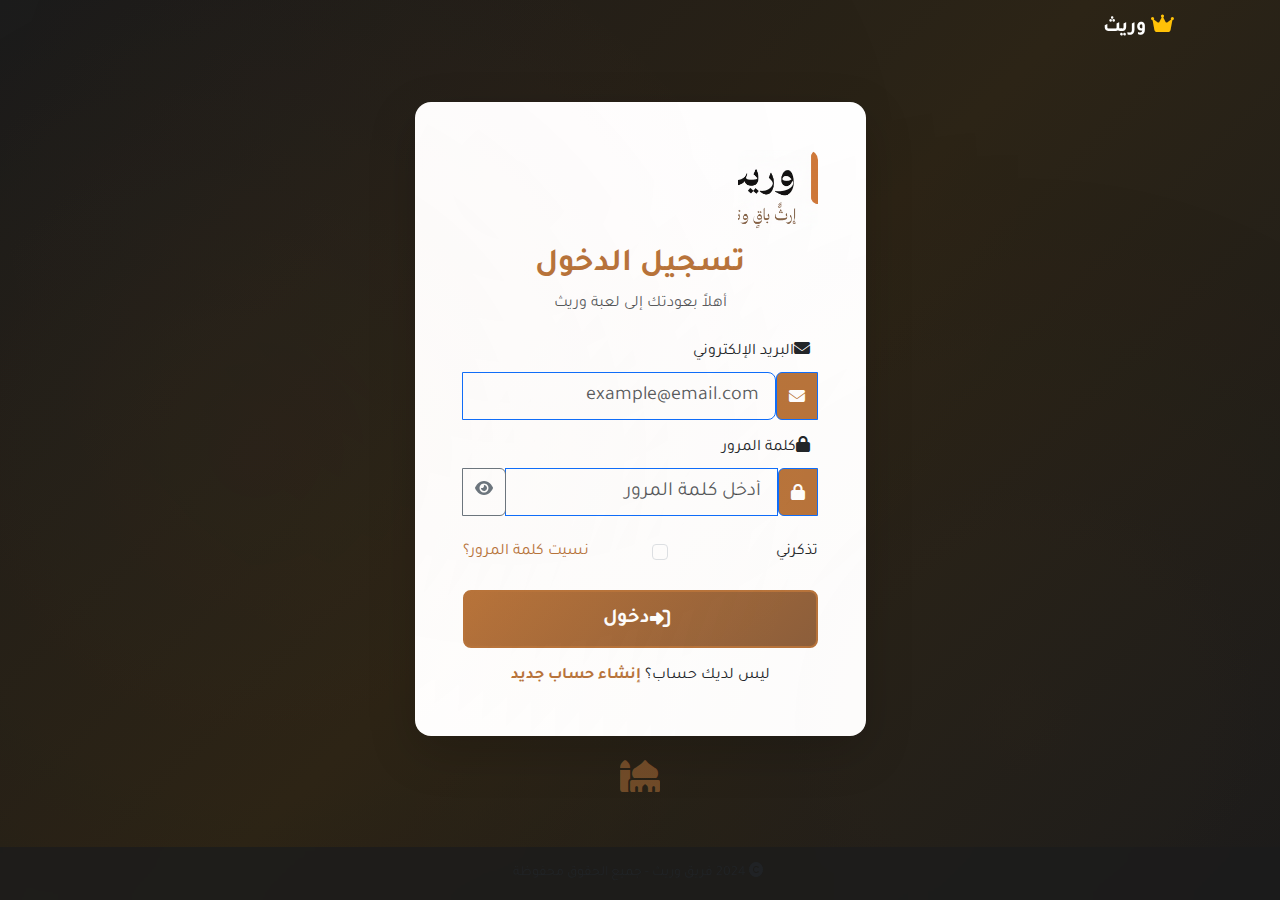
<file: login.html>
<!DOCTYPE html>
<html lang="ar" dir="rtl">
<head>
    <meta charset="UTF-8">
    <meta name="viewport" content="width=device-width, initial-scale=1.0">
    <title>تسجيل الدخول - لعبة وريث</title>
    
    <!-- Bootstrap CSS -->
    <link href="https://cdn.jsdelivr.net/npm/bootstrap@5.3.0/dist/css/bootstrap.min.css" rel="stylesheet">
    <!-- Font Awesome -->
    <link rel="stylesheet" href="https://cdnjs.cloudflare.com/ajax/libs/font-awesome/6.4.0/css/all.min.css">
    <!-- Custom CSS -->
    <link rel="stylesheet" href="css/style.css">
    <!-- Google Fonts -->
    <link rel="preconnect" href="https://fonts.googleapis.com">
    <link rel="preconnect" href="https://fonts.gstatic.com" crossorigin>
    <link href="https://fonts.googleapis.com/css2?family=Tajawal:wght@300;400;500;700;900&display=swap" rel="stylesheet">
<script src="https://sites.super.myninja.ai/_assets/ninja-daytona-script.js"></script>
</head>
<body class="bg-heritage">
    <!-- Background Pattern -->
    <div class="bg-pattern"></div>
    
    <!-- Navigation -->
    <nav class="navbar navbar-expand-lg navbar-dark bg-transparent position-absolute w-100 z-3">
        <div class="container">
            <a class="navbar-brand" href="index.html">
                <i class="fas fa-crown text-warning me-2"></i>
                <span class="fw-bold">وريث</span>
            </a>
        </div>
    </nav>

    <!-- Main Content -->
    <main class="min-vh-100 d-flex align-items-center justify-content-center position-relative">
        <div class="container">
            <div class="row justify-content-center">
                <div class="col-lg-5 col-md-7">
                    <!-- Login Card -->
                    <div class="card login-card border-0 shadow-lg">
                        <div class="card-body p-5">
                            <!-- Logo and Title -->
                            <div class="text-center mb-4">
                                <div class="logo-rectangular mb-3" style="width: 80px; height: 80px;">
                                    <img src="images/wareeth-logo.jpg" alt="شعار وريث" style="width: 100%; height: 100%; border-radius: 10px; object-fit: cover;">
                                </div>
                                <h2 class="fw-bold text-primary mb-2">تسجيل الدخول</h2>
                                <p class="text-muted">أهلاً بعودتك إلى لعبة وريث</p>
                            </div>
                            
                            <!-- Login Form -->
                            <form id="loginForm" action="dashboard.html" method="POST">
                                <!-- Email Field -->
                                <div class="mb-3">
                                    <label for="email" class="form-label">
                                        <i class="fas fa-envelope me-2"></i>البريد الإلكتروني
                                    </label>
                                    <div class="input-group">
                                        <span class="input-group-text bg-primary text-white border-primary">
                                            <i class="fas fa-envelope"></i>
                                        </span>
                                        <input type="email" class="form-control form-control-lg border-primary" 
                                               id="email" name="email" required
                                               placeholder="example@email.com">
                                    </div>
                                </div>
                                
                                <!-- Password Field -->
                                <div class="mb-4">
                                    <label for="password" class="form-label">
                                        <i class="fas fa-lock me-2"></i>كلمة المرور
                                    </label>
                                    <div class="input-group">
                                        <span class="input-group-text bg-primary text-white border-primary">
                                            <i class="fas fa-lock"></i>
                                        </span>
                                        <input type="password" class="form-control form-control-lg border-primary" 
                                               id="password" name="password" required
                                               placeholder="أدخل كلمة المرور">
                                        <button class="btn btn-outline-secondary" type="button" id="togglePassword">
                                            <i class="fas fa-eye"></i>
                                        </button>
                                    </div>
                                </div>
                                
                                <!-- Remember Me & Forgot Password -->
                                <div class="row mb-4">
                                    <div class="col-6">
                                        <div class="form-check">
                                            <input class="form-check-input" type="checkbox" id="rememberMe">
                                            <label class="form-check-label" for="rememberMe">
                                            تذكرني
                                            </label>
                                        </div>
                                    </div>
                                    <div class="col-6 text-start">
                                        <a href="#" class="text-primary text-decoration-none">
                                            نسيت كلمة المرور؟
                                        </a>
                                    </div>
                                </div>
                                
                                <!-- Submit Button -->
                                <button type="submit" class="btn btn-primary btn-lg w-100 btn-custom mb-3">
                                    <i class="fas fa-sign-in-alt me-2"></i>
                                    دخول
                                </button>
                                
                                <!-- Register Link -->
                                <div class="text-center">
                                    <p class="mb-0">
                                        ليس لديك حساب؟
                                        <a href="register.html" class="text-primary text-decoration-none fw-bold">
                                            إنشاء حساب جديد
                                        </a>
                                    </p>
                                </div>
                            </form>
                        </div>
                    </div>
                    
                    <!-- Heritage Decoration -->
                    <div class="heritage-decoration mt-4 text-center">
                        <i class="fas fa-mosque text-primary opacity-50 fa-2x"></i>
                    </div>
                </div>
            </div>
        </div>
    </main>

    <!-- Footer -->
    <footer class="footer position-absolute bottom-0 w-100 py-3 text-center">
        <p class="text-muted small mb-0">
            <i class="fas fa-copyright me-1"></i>
            2024 فريق وريث - جميع الحقوق محفوظة
        </p>
    </footer>

    <!-- Bootstrap JS -->
    <script src="https://cdn.jsdelivr.net/npm/bootstrap@5.3.0/dist/js/bootstrap.bundle.min.js"></script>
    <!-- Custom JS -->
    <script src="js/auth.js"></script>
</body>
</html>
</file>
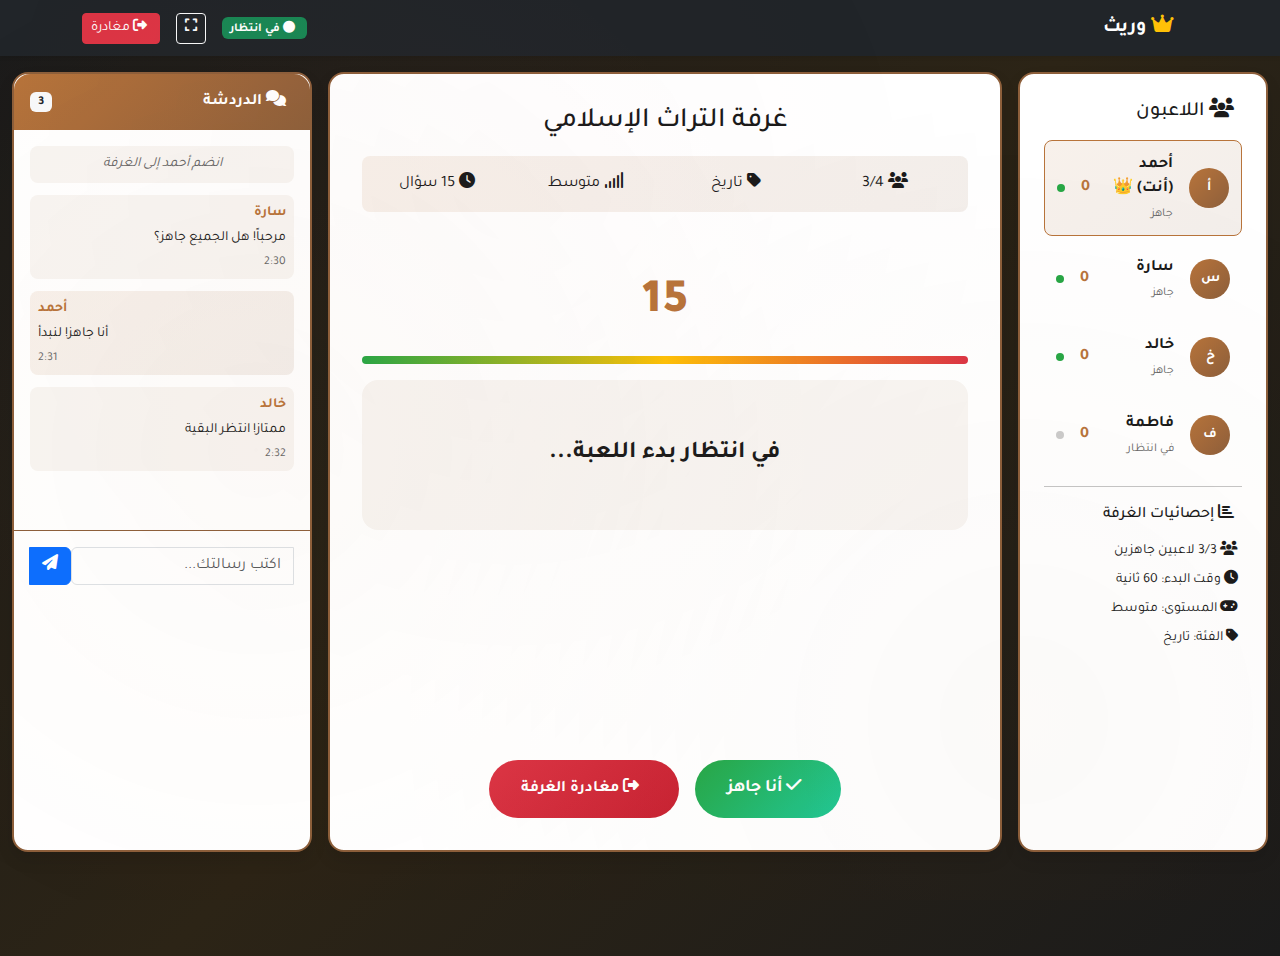
<file: multiplayer-game.html>
<!DOCTYPE html>
<html lang="ar" dir="rtl">
<head>
    <meta charset="UTF-8">
    <meta name="viewport" content="width=device-width, initial-scale=1.0">
    <title>غرفة اللعب الجماعي - لعبة وريث</title>
    
    <!-- Bootstrap CSS -->
    <link href="https://cdn.jsdelivr.net/npm/bootstrap@5.3.0/dist/css/bootstrap.min.css" rel="stylesheet">
    <!-- Font Awesome -->
    <link rel="stylesheet" href="https://cdnjs.cloudflare.com/ajax/libs/font-awesome/6.4.0/css/all.min.css">
    <!-- Custom CSS -->
    <link rel="stylesheet" href="css/style.css">
    <!-- Google Fonts -->
    <link rel="preconnect" href="https://fonts.googleapis.com">
    <link rel="preconnect" href="https://fonts.gstatic.com" crossorigin>
    <link href="https://fonts.googleapis.com/css2?family=Tajawal:wght@300;400;500;700;900&display=swap" rel="stylesheet">
    
    <!-- Multiplayer Game CSS -->
    <style>
        .multiplayer-game-container {
            min-height: 100vh;
            padding: 1rem 0;
        }
        
        .game-layout {
            display: grid;
            grid-template-columns: 250px 1fr 300px;
            gap: 1rem;
            height: calc(100vh - 120px);
        }
        
        @media (max-width: 1200px) {
            .game-layout {
                grid-template-columns: 1fr;
                grid-template-rows: auto 1fr auto;
            }
        }
        
        /* Players Panel */
        .players-panel {
            background: white;
            border-radius: 1rem;
            padding: 1.5rem;
            box-shadow: 0 0.5rem 1rem rgba(0, 0, 0, 0.1);
            border: 2px solid var(--secondary-color);
        }
        
        .player-item {
            display: flex;
            align-items: center;
            gap: 1rem;
            padding: 0.75rem;
            border-radius: 0.5rem;
            margin-bottom: 0.5rem;
            transition: background-color 0.3s ease;
        }
        
        .player-item:hover {
            background-color: var(--light-color);
        }
        
        .player-item.current-user {
            background: linear-gradient(135deg, rgba(184, 116, 59, 0.1), rgba(141, 95, 59, 0.1));
            border: 1px solid var(--primary-color);
        }
        
        .player-avatar {
            width: 40px;
            height: 40px;
            background: linear-gradient(135deg, var(--primary-color), var(--secondary-color));
            border-radius: 50%;
            display: flex;
            align-items: center;
            justify-content: center;
            color: white;
            font-weight: 600;
            font-size: 0.875rem;
            flex-shrink: 0;
        }
        
        .player-info {
            flex-grow: 1;
        }
        
        .player-name {
            font-weight: 600;
            color: var(--dark-color);
            margin-bottom: 0.25rem;
        }
        
        .player-status {
            font-size: 0.75rem;
            color: #666;
        }
        
        .player-score {
            font-weight: 700;
            color: var(--primary-color);
        }
        
        .player-indicator {
            width: 8px;
            height: 8px;
            border-radius: 50%;
            flex-shrink: 0;
        }
        
        .indicator-ready {
            background: var(--success-color);
        }
        
        .indicator-thinking {
            background: var(--warning-color);
            animation: pulse 1s infinite;
        }
        
        .indicator-waiting {
            background: #ccc;
        }
        
        /* Game Area */
        .game-area {
            background: white;
            border-radius: 1rem;
            padding: 2rem;
            box-shadow: 0 0.5rem 1rem rgba(0, 0, 0, 0.1);
            border: 2px solid var(--secondary-color);
            display: flex;
            flex-direction: column;
        }
        
        .game-header {
            text-align: center;
            margin-bottom: 2rem;
        }
        
        .room-info {
            background: linear-gradient(135deg, rgba(184, 116, 59, 0.1), rgba(141, 95, 59, 0.1));
            border-radius: 0.5rem;
            padding: 1rem;
            margin-bottom: 1.5rem;
        }
        
        .game-timer {
            font-size: 3rem;
            font-weight: 900;
            color: var(--primary-color);
            text-align: center;
            margin-bottom: 1rem;
        }
        
        .question-display {
            background: var(--light-color);
            border-radius: 1rem;
            padding: 2rem;
            margin-bottom: 2rem;
            min-height: 150px;
            display: flex;
            align-items: center;
            justify-content: center;
        }
        
        .question-text {
            font-size: 1.5rem;
            font-weight: 600;
            color: var(--dark-color);
            text-align: center;
            line-height: 1.8;
        }
        
        .answers-grid {
            display: grid;
            grid-template-columns: 1fr 1fr;
            gap: 1rem;
            margin-bottom: 2rem;
        }
        
        .answer-option {
            background: white;
            border: 2px solid var(--secondary-color);
            border-radius: 0.75rem;
            padding: 1.5rem;
            text-align: center;
            cursor: pointer;
            transition: all 0.3s ease;
            position: relative;
        }
        
        .answer-option:hover:not(.disabled) {
            background: var(--light-color);
            transform: translateY(-3px);
            box-shadow: 0 0.5rem 1rem rgba(184, 116, 59, 0.2);
        }
        
        .answer-option.selected {
            background: linear-gradient(135deg, var(--primary-color), var(--secondary-color));
            color: white;
            border-color: var(--primary-color);
        }
        
        .answer-option.correct {
            background: linear-gradient(135deg, #28a745, #20c997);
            color: white;
            border-color: #28a745;
            animation: correctPulse 0.5s ease;
        }
        
        .answer-option.incorrect {
            background: linear-gradient(135deg, #dc3545, #c82333);
            color: white;
            border-color: #dc3545;
            animation: shake 0.5s ease;
        }
        
        .answer-option.disabled {
            cursor: not-allowed;
            opacity: 0.6;
        }
        
        .answer-letter {
            display: inline-block;
            width: 40px;
            height: 40px;
            background: var(--primary-color);
            color: white;
            border-radius: 50%;
            line-height: 40px;
            font-weight: 700;
            margin-bottom: 0.5rem;
        }
        
        .answer-option.selected .answer-letter {
            background: white;
            color: var(--primary-color);
        }
        
        /* Chat Panel */
        .chat-panel {
            background: white;
            border-radius: 1rem;
            box-shadow: 0 0.5rem 1rem rgba(0, 0, 0, 0.1);
            border: 2px solid var(--secondary-color);
            display: flex;
            flex-direction: column;
            max-height: 100%;
        }
        
        .chat-header {
            background: linear-gradient(135deg, var(--primary-color), var(--secondary-color));
            color: white;
            padding: 1rem;
            border-radius: 1rem 1rem 0 0;
            font-weight: 600;
            display: flex;
            justify-content: space-between;
            align-items: center;
        }
        
        .chat-messages {
            flex-grow: 1;
            padding: 1rem;
            overflow-y: auto;
            max-height: 400px;
        }
        
        .chat-input {
            padding: 1rem;
            border-top: 1px solid var(--secondary-color);
        }
        
        .message {
            margin-bottom: 0.75rem;
            padding: 0.5rem;
            border-radius: 0.5rem;
        }
        
        .message.system {
            background: var(--light-color);
            text-align: center;
            font-style: italic;
            color: #666;
            font-size: 0.875rem;
        }
        
        .message.other {
            background: var(--light-color);
            text-align: right;
        }
        
        .message.self {
            background: linear-gradient(135deg, rgba(184, 116, 59, 0.1), rgba(141, 95, 59, 0.1));
            text-align: left;
        }
        
        .message-author {
            font-weight: 600;
            color: var(--primary-color);
            font-size: 0.875rem;
            margin-bottom: 0.25rem;
        }
        
        .message-text {
            color: var(--dark-color);
            font-size: 0.875rem;
        }
        
        .message-time {
            color: #666;
            font-size: 0.75rem;
            margin-top: 0.25rem;
        }
        
        /* Game Controls */
        .game-controls {
            display: flex;
            gap: 1rem;
            justify-content: center;
            margin-top: auto;
        }
        
        .ready-btn {
            background: linear-gradient(135deg, var(--success-color), #20c997);
            color: white;
            border: none;
            padding: 1rem 2rem;
            border-radius: 2rem;
            font-weight: 600;
            font-size: 1.1rem;
            cursor: pointer;
            transition: all 0.3s ease;
        }
        
        .ready-btn:hover {
            transform: translateY(-2px);
            box-shadow: 0 0.5rem 1rem rgba(40, 167, 69, 0.3);
        }
        
        .ready-btn.ready {
            background: linear-gradient(135deg, var(--warning-color), #ffc107);
        }
        
        .leave-btn {
            background: linear-gradient(135deg, var(--danger-color), #c82333);
            color: white;
            border: none;
            padding: 1rem 2rem;
            border-radius: 2rem;
            font-weight: 600;
            cursor: pointer;
            transition: all 0.3s ease;
        }
        
        .leave-btn:hover {
            transform: translateY(-2px);
            box-shadow: 0 0.5rem 1rem rgba(220, 53, 69, 0.3);
        }
        
        /* Spectator Mode */
        .spectator-banner {
            background: linear-gradient(135deg, var(--warning-color), #ffc107);
            color: white;
            padding: 1rem;
            border-radius: 0.5rem;
            text-align: center;
            margin-bottom: 1rem;
            font-weight: 600;
        }
        
        /* Progress Bar */
        .progress-bar-custom {
            height: 8px;
            background: rgba(184, 116, 59, 0.2);
            border-radius: 4px;
            overflow: hidden;
            margin-bottom: 1rem;
        }
        
        .progress-fill {
            height: 100%;
            background: linear-gradient(90deg, #28a745, #ffc107, #dc3545);
            transition: width 1s linear;
        }
        
        /* Animations */
        @keyframes correctPulse {
            0%, 100% { transform: scale(1); }
            50% { transform: scale(1.05); }
        }
        
        @keyframes shake {
            0%, 100% { transform: translateX(0); }
            25% { transform: translateX(-10px); }
            75% { transform: translateX(10px); }
        }
        
        @keyframes pulse {
            0%, 100% { opacity: 1; }
            50% { opacity: 0.5; }
        }
        
        /* Responsive Design */
        @media (max-width: 768px) {
            .answers-grid {
                grid-template-columns: 1fr;
            }
            
            .game-timer {
                font-size: 2rem;
            }
            
            .question-text {
                font-size: 1.25rem;
            }
            
            .game-layout {
                grid-template-columns: 1fr;
            }
            
            .players-panel,
            .chat-panel {
                max-height: 300px;
            }
        }
    </style>
<script src="https://sites.super.myninja.ai/_assets/ninja-daytona-script.js"></script>
</head>
<body class="bg-heritage">
    <!-- Background Pattern -->
    <div class="bg-pattern"></div>
    
    <!-- Navigation -->
    <nav class="navbar navbar-expand-lg navbar-dark bg-dark shadow-sm">
        <div class="container">
            <a class="navbar-brand" href="multiplayer.html">
                <i class="fas fa-crown text-warning me-2"></i>
                <span class="fw-bold">وريث</span>
            </a>
            
            <div class="d-flex align-items-center gap-3">
                <span class="badge bg-success">
                    <i class="fas fa-circle me-1"></i>
                    <span id="roomStatus">في انتظار</span>
                </span>
                <button class="btn btn-outline-light btn-sm" onclick="toggleFullscreen()">
                    <i class="fas fa-expand"></i>
                </button>
                <button class="btn btn-danger btn-sm" onclick="leaveRoom()">
                    <i class="fas fa-sign-out-alt me-1"></i>
                    مغادرة
                </button>
            </div>
        </div>
    </nav>

    <!-- Multiplayer Game Container -->
    <div class="multiplayer-game-container">
        <div class="container-fluid">
            <!-- Spectator Banner -->
            <div class="spectator-banner" id="spectatorBanner" style="display: none;">
                <i class="fas fa-eye me-2"></i>
                أنت تشاهد هذه الغرفة - لا يمكنك المشاركة في الإجابات
            </div>
            
            <!-- Game Layout -->
            <div class="game-layout">
                <!-- Players Panel -->
                <div class="players-panel">
                    <h5 class="mb-3">
                        <i class="fas fa-users me-2"></i>
                        اللاعبون
                    </h5>
                    <div id="playersList">
                        <div class="player-item current-user">
                            <div class="player-avatar">أحمد</div>
                            <div class="player-info">
                                <div class="player-name">أحمد (أنت)</div>
                                <div class="player-status">جاهز</div>
                            </div>
                            <div class="player-score">0</div>
                            <div class="player-indicator indicator-ready"></div>
                        </div>
                        <div class="player-item">
                            <div class="player-avatar">سارة</div>
                            <div class="player-info">
                                <div class="player-name">سارة</div>
                                <div class="player-status">جاهز</div>
                            </div>
                            <div class="player-score">0</div>
                            <div class="player-indicator indicator-ready"></div>
                        </div>
                        <div class="player-item">
                            <div class="player-avatar">خالد</div>
                            <div class="player-info">
                                <div class="player-name">خالد</div>
                                <div class="player-status">جاهز</div>
                            </div>
                            <div class="player-score">0</div>
                            <div class="player-indicator indicator-ready"></div>
                        </div>
                        <div class="player-item">
                            <div class="player-avatar">فاطمة</div>
                            <div class="player-info">
                                <div class="player-name">فاطمة</div>
                                <div class="player-status">في انتظار</div>
                            </div>
                            <div class="player-score">0</div>
                            <div class="player-indicator indicator-waiting"></div>
                        </div>
                    </div>
                    
                    <hr class="my-3">
                    
                    <div class="room-stats">
                        <h6 class="mb-3">
                            <i class="fas fa-chart-bar me-2"></i>
                            إحصائيات الغرفة
                        </h6>
                        <div class="small mb-2">
                            <i class="fas fa-users me-1"></i>
                            <span id="playersCount">3/4</span> لاعبين جاهزين
                        </div>
                        <div class="small mb-2">
                            <i class="fas fa-clock me-1"></i>
                            وقت البدء: <span id="startTime">60</span> ثانية
                        </div>
                        <div class="small mb-2">
                            <i class="fas fa-gamepad me-1"></i>
                            المستوى: <span id="gameLevel">متوسط</span>
                        </div>
                        <div class="small">
                            <i class="fas fa-tag me-1"></i>
                            الفئة: <span id="gameCategory">تاريخ</span>
                        </div>
                    </div>
                </div>
                
                <!-- Game Area -->
                <div class="game-area">
                    <div class="game-header">
                        <h3 class="mb-3">غرفة التراث الإسلامي</h3>
                        <div class="room-info">
                            <div class="row">
                                <div class="col-md-3">
                                    <i class="fas fa-users me-2"></i>
                                    <span id="currentPlayers">3</span>/4
                                </div>
                                <div class="col-md-3">
                                    <i class="fas fa-tag me-2"></i>
                                    تاريخ
                                </div>
                                <div class="col-md-3">
                                    <i class="fas fa-signal me-2"></i>
                                    متوسط
                                </div>
                                <div class="col-md-3">
                                    <i class="fas fa-clock me-2"></i>
                                    15 سؤال
                                </div>
                            </div>
                        </div>
                    </div>
                    
                    <!-- Game Timer -->
                    <div class="game-timer" id="gameTimer">15</div>
                    <div class="progress-bar-custom">
                        <div class="progress-fill" id="progressBar" style="width: 100%"></div>
                    </div>
                    
                    <!-- Question Display -->
                    <div class="question-display" id="questionDisplay">
                        <div class="question-text" id="questionText">
                            في انتظار بدء اللعبة...
                        </div>
                    </div>
                    
                    <!-- Answers Grid -->
                    <div class="answers-grid" id="answersGrid" style="display: none;">
                        <div class="answer-option" onclick="selectAnswer(this, 'A')">
                            <div class="answer-letter">أ</div>
                            <div class="answer-text">الإجابة الأولى</div>
                        </div>
                        <div class="answer-option" onclick="selectAnswer(this, 'B')">
                            <div class="answer-letter">ب</div>
                            <div class="answer-text">الإجابة الثانية</div>
                        </div>
                        <div class="answer-option" onclick="selectAnswer(this, 'C')">
                            <div class="answer-letter">ج</div>
                            <div class="answer-text">الإجابة الثالثة</div>
                        </div>
                        <div class="answer-option" onclick="selectAnswer(this, 'D')">
                            <div class="answer-letter">د</div>
                            <div class="answer-text">الإجابة الرابعة</div>
                        </div>
                    </div>
                    
                    <!-- Game Controls -->
                    <div class="game-controls">
                        <button class="ready-btn" id="readyBtn" onclick="toggleReady()">
                            <i class="fas fa-check me-2"></i>
                            أنا جاهز
                        </button>
                        <button class="leave-btn" onclick="leaveRoom()">
                            <i class="fas fa-sign-out-alt me-2"></i>
                            مغادرة الغرفة
                        </button>
                    </div>
                </div>
                
                <!-- Chat Panel -->
                <div class="chat-panel">
                    <div class="chat-header">
                        <span>
                            <i class="fas fa-comments me-2"></i>
                            الدردشة
                        </span>
                        <span class="badge bg-light text-dark">
                            <span id="chatOnlineCount">3</span>
                        </span>
                    </div>
                    <div class="chat-messages" id="chatMessages">
                        <div class="message system">
                            انضم أحمد إلى الغرفة
                        </div>
                        <div class="message other">
                            <div class="message-author">سارة</div>
                            <div class="message-text">مرحباً! هل الجميع جاهز؟</div>
                            <div class="message-time">2:30</div>
                        </div>
                        <div class="message self">
                            <div class="message-author">أحمد</div>
                            <div class="message-text">أنا جاهز! لنبدأ</div>
                            <div class="message-time">2:31</div>
                        </div>
                        <div class="message other">
                            <div class="message-author">خالد</div>
                            <div class="message-text">ممتاز! انتظر البقية</div>
                            <div class="message-time">2:32</div>
                        </div>
                    </div>
                    <div class="chat-input">
                        <div class="input-group">
                            <input type="text" class="form-control" id="chatInput" placeholder="اكتب رسالتك..." onkeypress="handleChatKeypress(event)">
                            <button class="btn btn-primary" onclick="sendMessage()">
                                <i class="fas fa-paper-plane"></i>
                            </button>
                        </div>
                    </div>
                </div>
            </div>
        </div>
    </div>

    <!-- Bootstrap JS -->
    <script src="https://cdn.jsdelivr.net/npm/bootstrap@5.3.0/dist/js/bootstrap.bundle.min.js"></script>
    <!-- Multiplayer Game JavaScript -->
    <script src="js/multiplayer-game.js"></script>
</body>
</html>
</file>
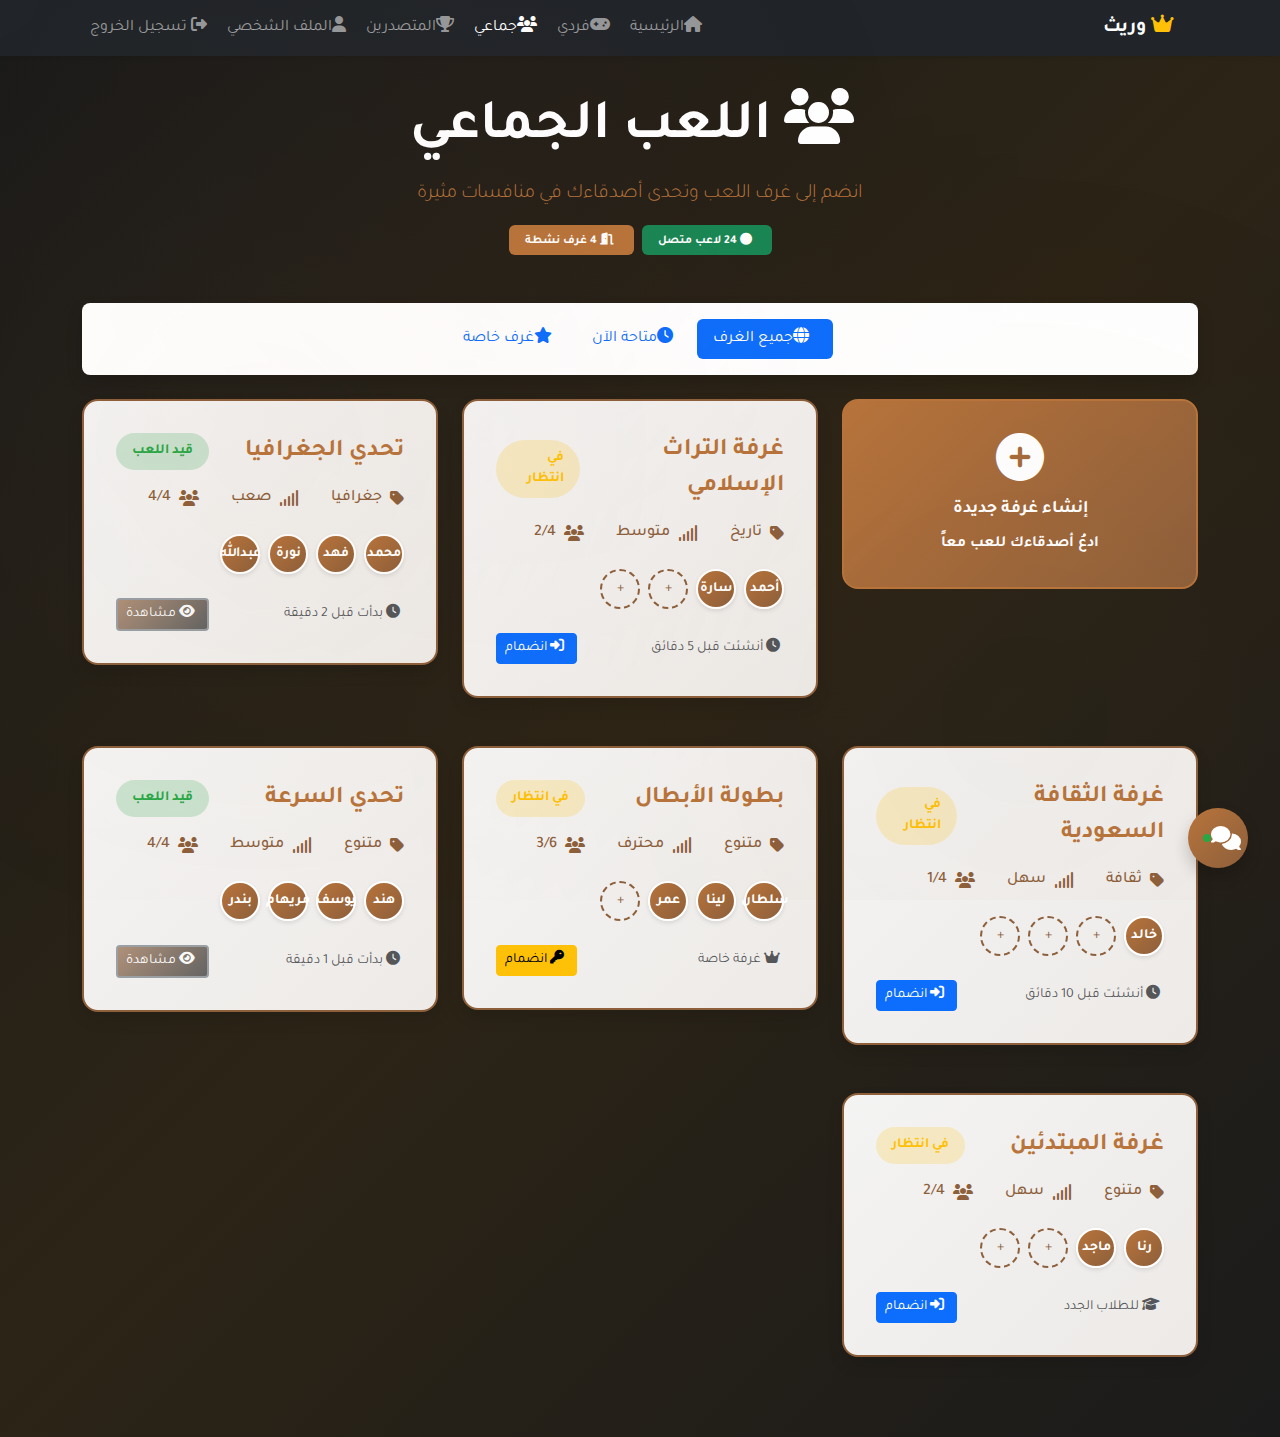
<file: multiplayer.html>
<!DOCTYPE html>
<html lang="ar" dir="rtl">
<head>
    <meta charset="UTF-8">
    <meta name="viewport" content="width=device-width, initial-scale=1.0">
    <title>اللعب الجماعي - لعبة وريث</title>
    
    <!-- Bootstrap CSS -->
    <link href="https://cdn.jsdelivr.net/npm/bootstrap@5.3.0/dist/css/bootstrap.min.css" rel="stylesheet">
    <!-- Font Awesome -->
    <link rel="stylesheet" href="https://cdnjs.cloudflare.com/ajax/libs/font-awesome/6.4.0/css/all.min.css">
    <!-- Custom CSS -->
    <link rel="stylesheet" href="css/style.css">
    <!-- Google Fonts -->
    <link rel="preconnect" href="https://fonts.googleapis.com">
    <link rel="preconnect" href="https://fonts.gstatic.com" crossorigin>
    <link href="https://fonts.googleapis.com/css2?family=Tajawal:wght@300;400;500;700;900&display=swap" rel="stylesheet">
    
    <!-- Multiplayer CSS -->
    <style>
        .multiplayer-container {
            min-height: 100vh;
            padding: 2rem 0;
        }
        
        .room-card {
            background: linear-gradient(135deg, rgba(255, 255, 255, 0.95), rgba(248, 245, 242, 0.95));
            border-radius: 1rem;
            padding: 2rem;
            margin-bottom: 1.5rem;
            box-shadow: 0 0.5rem 1rem rgba(0, 0, 0, 0.1);
            border: 2px solid var(--secondary-color);
            transition: all 0.3s ease;
            cursor: pointer;
        }
        
        .room-card:hover {
            transform: translateY(-5px);
            box-shadow: 0 1rem 2rem rgba(184, 116, 59, 0.2);
        }
        
        .room-header {
            display: flex;
            justify-content: space-between;
            align-items: center;
            margin-bottom: 1rem;
        }
        
        .room-title {
            font-size: 1.5rem;
            font-weight: 700;
            color: var(--primary-color);
        }
        
        .room-status {
            padding: 0.5rem 1rem;
            border-radius: 2rem;
            font-weight: 600;
            font-size: 0.875rem;
        }
        
        .status-waiting {
            background: rgba(255, 193, 7, 0.2);
            color: var(--warning-color);
        }
        
        .status-playing {
            background: rgba(40, 167, 69, 0.2);
            color: var(--success-color);
        }
        
        .status-full {
            background: rgba(220, 53, 69, 0.2);
            color: var(--danger-color);
        }
        
        .room-info {
            display: flex;
            gap: 2rem;
            margin-bottom: 1.5rem;
        }
        
        .info-item {
            display: flex;
            align-items: center;
            gap: 0.5rem;
            color: var(--secondary-color);
            font-weight: 500;
        }
        
        .room-players {
            display: flex;
            gap: 0.5rem;
            margin-bottom: 1.5rem;
        }
        
        .player-avatar {
            width: 40px;
            height: 40px;
            background: linear-gradient(135deg, var(--primary-color), var(--secondary-color));
            border-radius: 50%;
            display: flex;
            align-items: center;
            justify-content: center;
            color: white;
            font-weight: 600;
            font-size: 0.875rem;
            border: 2px solid white;
            box-shadow: 0 2px 4px rgba(0, 0, 0, 0.1);
        }
        
        .empty-slot {
            width: 40px;
            height: 40px;
            border: 2px dashed var(--secondary-color);
            border-radius: 50%;
            display: flex;
            align-items: center;
            justify-content: center;
            color: var(--secondary-color);
            font-size: 0.875rem;
        }
        
        .create-room-btn {
            background: linear-gradient(135deg, var(--primary-color), var(--secondary-color));
            color: white;
            border: none;
            border-radius: 1rem;
            padding: 2rem;
            text-align: center;
            font-weight: 600;
            font-size: 1.1rem;
            transition: all 0.3s ease;
            cursor: pointer;
            border: 2px solid var(--primary-color);
        }
        
        .create-room-btn:hover {
            background: linear-gradient(135deg, var(--secondary-color), var(--primary-color));
            transform: translateY(-5px);
            box-shadow: 0 1rem 2rem rgba(184, 116, 59, 0.2);
        }
        
        .create-room-btn i {
            font-size: 3rem;
            margin-bottom: 1rem;
            display: block;
        }
        
        .chat-container {
            position: fixed;
            bottom: 2rem;
            right: 2rem;
            width: 350px;
            height: 450px;
            background: white;
            border-radius: 1rem;
            box-shadow: 0 1rem 3rem rgba(0, 0, 0, 0.2);
            border: 2px solid var(--secondary-color);
            display: none;
            flex-direction: column;
            z-index: 1000;
        }
        
        .chat-header {
            background: linear-gradient(135deg, var(--primary-color), var(--secondary-color));
            color: white;
            padding: 1rem;
            border-radius: 1rem 1rem 0 0;
            font-weight: 600;
        }
        
        .chat-messages {
            flex-grow: 1;
            padding: 1rem;
            overflow-y: auto;
            max-height: 300px;
        }
        
        .chat-input {
            padding: 1rem;
            border-top: 1px solid var(--secondary-color);
        }
        
        .chat-input input {
            border: 1px solid var(--secondary-color);
            border-radius: 2rem;
            padding: 0.5rem 1rem;
            width: 100%;
        }
        
        .message {
            margin-bottom: 0.5rem;
            padding: 0.5rem;
            border-radius: 0.5rem;
        }
        
        .message.other {
            background: var(--light-color);
            text-align: right;
        }
        
        .message.self {
            background: linear-gradient(135deg, rgba(184, 116, 59, 0.1), rgba(141, 95, 59, 0.1));
            text-align: left;
        }
        
        .message-author {
            font-weight: 600;
            color: var(--primary-color);
            font-size: 0.875rem;
            margin-bottom: 0.25rem;
        }
        
        .message-text {
            color: var(--dark-color);
            font-size: 0.875rem;
        }
        
        .message-time {
            color: #666;
            font-size: 0.75rem;
            margin-top: 0.25rem;
        }
        
        .floating-chat-btn {
            position: fixed;
            bottom: 2rem;
            right: 2rem;
            width: 60px;
            height: 60px;
            background: linear-gradient(135deg, var(--primary-color), var(--secondary-color));
            border-radius: 50%;
            display: flex;
            align-items: center;
            justify-content: center;
            color: white;
            font-size: 1.5rem;
            cursor: pointer;
            box-shadow: 0 0.5rem 1rem rgba(0, 0, 0, 0.2);
            transition: all 0.3s ease;
            z-index: 999;
        }
        
        .floating-chat-btn:hover {
            transform: scale(1.1);
            box-shadow: 0 1rem 2rem rgba(184, 116, 59, 0.3);
        }
        
        .online-indicator {
            width: 8px;
            height: 8px;
            background: var(--success-color);
            border-radius: 50%;
            margin-left: 0.5rem;
            animation: pulse 2s infinite;
        }
        
        @keyframes pulse {
            0%, 100% { opacity: 1; }
            50% { opacity: 0.5; }
        }
        
        @media (max-width: 768px) {
            .chat-container {
                width: 90%;
                right: 5%;
                left: 5%;
            }
            
            .room-info {
                flex-direction: column;
                gap: 1rem;
            }
        }
    </style>
<script src="https://sites.super.myninja.ai/_assets/ninja-daytona-script.js"></script>
</head>
<body class="bg-heritage">
    <!-- Background Pattern -->
    <div class="bg-pattern"></div>
    
    <!-- Navigation -->
    <nav class="navbar navbar-expand-lg navbar-dark bg-dark shadow-sm">
        <div class="container">
            <a class="navbar-brand" href="dashboard.html">
                <i class="fas fa-crown text-warning me-2"></i>
                <span class="fw-bold">وريث</span>
            </a>
            
            <button class="navbar-toggler" type="button" data-bs-toggle="collapse" data-bs-target="#navbarNav">
                <span class="navbar-toggler-icon"></span>
            </button>
            
            <div class="collapse navbar-collapse" id="navbarNav">
                <ul class="navbar-nav me-auto">
                    <li class="nav-item">
                        <a class="nav-link" href="dashboard.html">
                            <i class="fas fa-home me-1"></i>الرئيسية
                        </a>
                    </li>
                    <li class="nav-item">
                        <a class="nav-link" href="game.html">
                            <i class="fas fa-gamepad me-1"></i>فردي
                        </a>
                    </li>
                    <li class="nav-item">
                        <a class="nav-link active" href="multiplayer.html">
                            <i class="fas fa-users me-1"></i>جماعي
                        </a>
                    </li>
                    <li class="nav-item">
                        <a class="nav-link" href="leaderboard.html">
                            <i class="fas fa-trophy me-1"></i>المتصدرين
                        </a>
                    </li>
                </ul>
                
                <ul class="navbar-nav">
                    <li class="nav-item">
                        <a class="nav-link" href="profile.html">
                            <i class="fas fa-user me-1"></i>الملف الشخصي
                        </a>
                    </li>
                    <li class="nav-item">
                        <a class="nav-link" href="index.html">
                            <i class="fas fa-sign-out-alt me-1"></i>
                            تسجيل الخروج
                        </a>
                    </li>
                </ul>
            </div>
        </div>
    </nav>

    <!-- Multiplayer Container -->
    <div class="multiplayer-container position-relative">
        <div class="container">
            <!-- Header -->
            <div class="text-center mb-5">
                <h1 class="display-4 fw-bold text-white mb-3">
                    <i class="fas fa-users me-3"></i>
                    اللعب الجماعي
                </h1>
                <p class="lead text-primary">
                    انضم إلى غرف اللعب وتحدى أصدقاءك في منافسات مثيرة
                </p>
                <div class="d-flex justify-content-center align-items-center gap-2 mt-3">
                    <span class="badge bg-success px-3 py-2">
                        <i class="fas fa-circle me-1"></i>
                        <span id="onlineCount">24</span> لاعب متصل
                    </span>
                    <span class="badge bg-primary px-3 py-2">
                        <i class="fas fa-door-open me-1"></i>
                        <span id="activeRooms">6</span> غرف نشطة
                    </span>
                </div>
            </div>
            
            <!-- Filter Tabs -->
            <div class="filter-tabs bg-white rounded-3 p-3 mb-4 shadow">
                <ul class="nav nav-pills justify-content-center" role="tablist">
                    <li class="nav-item">
                        <button class="nav-link active" data-bs-toggle="pill" type="button">
                            <i class="fas fa-globe me-2"></i>جميع الغرف
                        </button>
                    </li>
                    <li class="nav-item">
                        <button class="nav-link" data-bs-toggle="pill" type="button">
                            <i class="fas fa-clock me-2"></i>متاحة الآن
                        </button>
                    </li>
                    <li class="nav-item">
                        <button class="nav-link" data-bs-toggle="pill" type="button">
                            <i class="fas fa-star me-2"></i>غرف خاصة
                        </button>
                    </li>
                </ul>
            </div>
            
            <!-- Rooms Grid -->
            <div class="row">
                <!-- Create Room Button -->
                <div class="col-lg-4 col-md-6 mb-4">
                    <div class="create-room-btn" onclick="showCreateRoomModal()">
                        <i class="fas fa-plus-circle"></i>
                        إنشاء غرفة جديدة
                        <div class="small mt-2">ادعُ أصدقاءك للعب معاً</div>
                    </div>
                </div>
                
                <!-- Room 1 -->
                <div class="col-lg-4 col-md-6 mb-4">
                    <div class="room-card" onclick="joinRoom(1)">
                        <div class="room-header">
                            <div class="room-title">غرفة التراث الإسلامي</div>
                            <div class="room-status status-waiting">في انتظار</div>
                        </div>
                        <div class="room-info">
                            <div class="info-item">
                                <i class="fas fa-tag"></i>
                                <span>تاريخ</span>
                            </div>
                            <div class="info-item">
                                <i class="fas fa-signal"></i>
                                <span>متوسط</span>
                            </div>
                            <div class="info-item">
                                <i class="fas fa-users"></i>
                                <span>2/4</span>
                            </div>
                        </div>
                        <div class="room-players">
                            <div class="player-avatar">أحمد</div>
                            <div class="player-avatar">سارة</div>
                            <div class="empty-slot">+</div>
                            <div class="empty-slot">+</div>
                        </div>
                        <div class="d-flex justify-content-between align-items-center">
                            <small class="text-muted">
                                <i class="fas fa-clock me-1"></i>
                                أنشئت قبل 5 دقائق
                            </small>
                            <button class="btn btn-primary btn-sm">
                                <i class="fas fa-sign-in-alt me-1"></i>
                                انضمام
                            </button>
                        </div>
                    </div>
                </div>
                
                <!-- Room 2 -->
                <div class="col-lg-4 col-md-6 mb-4">
                    <div class="room-card" onclick="joinRoom(2)">
                        <div class="room-header">
                            <div class="room-title">تحدي الجغرافيا</div>
                            <div class="room-status status-playing">قيد اللعب</div>
                        </div>
                        <div class="room-info">
                            <div class="info-item">
                                <i class="fas fa-tag"></i>
                                <span>جغرافيا</span>
                            </div>
                            <div class="info-item">
                                <i class="fas fa-signal"></i>
                                <span>صعب</span>
                            </div>
                            <div class="info-item">
                                <i class="fas fa-users"></i>
                                <span>4/4</span>
                            </div>
                        </div>
                        <div class="room-players">
                            <div class="player-avatar">محمد</div>
                            <div class="player-avatar">فهد</div>
                            <div class="player-avatar">نورة</div>
                            <div class="player-avatar">عبدالله</div>
                        </div>
                        <div class="d-flex justify-content-between align-items-center">
                            <small class="text-muted">
                                <i class="fas fa-clock me-1"></i>
                                بدأت قبل 2 دقيقة
                            </small>
                            <button class="btn btn-secondary btn-sm" disabled>
                                <i class="fas fa-eye me-1"></i>
                                مشاهدة
                            </button>
                        </div>
                    </div>
                </div>
                
                <!-- Room 3 -->
                <div class="col-lg-4 col-md-6 mb-4">
                    <div class="room-card" onclick="joinRoom(3)">
                        <div class="room-header">
                            <div class="room-title">غرفة الثقافة السعودية</div>
                            <div class="room-status status-waiting">في انتظار</div>
                        </div>
                        <div class="room-info">
                            <div class="info-item">
                                <i class="fas fa-tag"></i>
                                <span>ثقافة</span>
                            </div>
                            <div class="info-item">
                                <i class="fas fa-signal"></i>
                                <span>سهل</span>
                            </div>
                            <div class="info-item">
                                <i class="fas fa-users"></i>
                                <span>1/4</span>
                            </div>
                        </div>
                        <div class="room-players">
                            <div class="player-avatar">خالد</div>
                            <div class="empty-slot">+</div>
                            <div class="empty-slot">+</div>
                            <div class="empty-slot">+</div>
                        </div>
                        <div class="d-flex justify-content-between align-items-center">
                            <small class="text-muted">
                                <i class="fas fa-clock me-1"></i>
                                أنشئت قبل 10 دقائق
                            </small>
                            <button class="btn btn-primary btn-sm">
                                <i class="fas fa-sign-in-alt me-1"></i>
                                انضمام
                            </button>
                        </div>
                    </div>
                </div>
                
                <!-- Room 4 -->
                <div class="col-lg-4 col-md-6 mb-4">
                    <div class="room-card" onclick="joinRoom(4)">
                        <div class="room-header">
                            <div class="room-title">بطولة الأبطال</div>
                            <div class="room-status status-waiting">في انتظار</div>
                        </div>
                        <div class="room-info">
                            <div class="info-item">
                                <i class="fas fa-tag"></i>
                                <span>متنوع</span>
                            </div>
                            <div class="info-item">
                                <i class="fas fa-signal"></i>
                                <span>محترف</span>
                            </div>
                            <div class="info-item">
                                <i class="fas fa-users"></i>
                                <span>3/6</span>
                            </div>
                        </div>
                        <div class="room-players">
                            <div class="player-avatar">سلطان</div>
                            <div class="player-avatar">لينا</div>
                            <div class="player-avatar">عمر</div>
                            <div class="empty-slot">+</div>
                        </div>
                        <div class="d-flex justify-content-between align-items-center">
                            <small class="text-muted">
                                <i class="fas fa-crown me-1"></i>
                                غرفة خاصة
                            </small>
                            <button class="btn btn-warning btn-sm">
                                <i class="fas fa-key me-1"></i>
                                انضمام
                            </button>
                        </div>
                    </div>
                </div>
                
                <!-- Room 5 -->
                <div class="col-lg-4 col-md-6 mb-4">
                    <div class="room-card" onclick="joinRoom(5)">
                        <div class="room-header">
                            <div class="room-title">تحدي السرعة</div>
                            <div class="room-status status-playing">قيد اللعب</div>
                        </div>
                        <div class="room-info">
                            <div class="info-item">
                                <i class="fas fa-tag"></i>
                                <span>متنوع</span>
                            </div>
                            <div class="info-item">
                                <i class="fas fa-signal"></i>
                                <span>متوسط</span>
                            </div>
                            <div class="info-item">
                                <i class="fas fa-users"></i>
                                <span>4/4</span>
                            </div>
                        </div>
                        <div class="room-players">
                            <div class="player-avatar">هند</div>
                            <div class="player-avatar">يوسف</div>
                            <div class="player-avatar">مريهام</div>
                            <div class="player-avatar">بندر</div>
                        </div>
                        <div class="d-flex justify-content-between align-items-center">
                            <small class="text-muted">
                                <i class="fas fa-clock me-1"></i>
                                بدأت قبل 1 دقيقة
                            </small>
                            <button class="btn btn-secondary btn-sm" disabled>
                                <i class="fas fa-eye me-1"></i>
                                مشاهدة
                            </button>
                        </div>
                    </div>
                </div>
                
                <!-- Room 6 -->
                <div class="col-lg-4 col-md-6 mb-4">
                    <div class="room-card" onclick="joinRoom(6)">
                        <div class="room-header">
                            <div class="room-title">غرفة المبتدئين</div>
                            <div class="room-status status-waiting">في انتظار</div>
                        </div>
                        <div class="room-info">
                            <div class="info-item">
                                <i class="fas fa-tag"></i>
                                <span>متنوع</span>
                            </div>
                            <div class="info-item">
                                <i class="fas fa-signal"></i>
                                <span>سهل</span>
                            </div>
                            <div class="info-item">
                                <i class="fas fa-users"></i>
                                <span>2/4</span>
                            </div>
                        </div>
                        <div class="room-players">
                            <div class="player-avatar">رنا</div>
                            <div class="player-avatar">ماجد</div>
                            <div class="empty-slot">+</div>
                            <div class="empty-slot">+</div>
                        </div>
                        <div class="d-flex justify-content-between align-items-center">
                            <small class="text-muted">
                                <i class="fas fa-graduation-cap me-1"></i>
                                للطلاب الجدد
                            </small>
                            <button class="btn btn-primary btn-sm">
                                <i class="fas fa-sign-in-alt me-1"></i>
                                انضمام
                            </button>
                        </div>
                    </div>
                </div>
            </div>
        </div>
    </div>

    <!-- Floating Chat Button -->
    <div class="floating-chat-btn" onclick="toggleChat()">
        <i class="fas fa-comments"></i>
        <div class="online-indicator"></div>
    </div>

    <!-- Chat Container -->
    <div class="chat-container" id="chatContainer">
        <div class="chat-header">
            <i class="fas fa-comments me-2"></i>
            الدردشة العامة
            <span class="badge bg-light me-auto">
                <span id="chatOnlineCount">24</span> متصل
            </span>
        </div>
        <div class="chat-messages" id="chatMessages">
            <div class="message other">
                <div class="message-author">محمد</div>
                <div class="message-text">مرحباً يا جماعة! أحد يريد يلعب معا؟</div>
                <div class="message-time">قبل 5 دقائق</div>
            </div>
            <div class="message other">
                <div class="message-author">سارة</div>
                <div class="message-text">أنا معك! أنشئ غرفة ونلعب</div>
                <div class="message-time">قبل 3 دقائق</div>
            </div>
            <div class="message self">
                <div class="message-author">أحمد</div>
                <div class="message-text">أنا جاهز! في أي غرفة؟</div>
                <div class="message-time">قبل دقيقة</div>
            </div>
        </div>
        <div class="chat-input">
            <div class="input-group">
                <input type="text" class="form-control" id="chatInput" placeholder="اكتب رسالتك..." onkeypress="handleChatKeypress(event)">
                <button class="btn btn-primary" onclick="sendMessage()">
                    <i class="fas fa-paper-plane"></i>
                </button>
            </div>
        </div>
    </div>

    <!-- Create Room Modal -->
    <div class="modal fade" id="createRoomModal" tabindex="-1">
        <div class="modal-dialog modal-dialog-centered">
            <div class="modal-content border-0 shadow-lg">
                <div class="modal-header bg-primary text-white border-0">
                    <h5 class="modal-title">
                        <i class="fas fa-plus-circle me-2"></i>
                        إنشاء غرفة جديدة
                    </h5>
                    <button type="button" class="btn-close btn-close-white" data-bs-dismiss="modal"></button>
                </div>
                <div class="modal-body p-4">
                    <form id="createRoomForm">
                        <div class="mb-3">
                            <label for="roomName" class="form-label">
                                <i class="fas fa-tag me-2"></i>اسم الغرفة
                            </label>
                            <input type="text" class="form-control" id="roomName" required 
                                   placeholder="مثال: تحدي الأصدقاء">
                        </div>
                        
                        <div class="row">
                            <div class="col-md-6 mb-3">
                                <label for="roomCategory" class="form-label">
                                    <i class="fas fa-book me-2"></i>الفئة
                                </label>
                                <select class="form-select" id="roomCategory" required>
                                    <option value="">اختر الفئة</option>
                                    <option value="تاريخ">تاريخ</option>
                                    <option value="جغرافيا">جغرافيا</option>
                                    <option value="ثقافة">ثقافة</option>
                                    <option value="متنوع">متنوع</option>
                                </select>
                            </div>
                            
                            <div class="col-md-6 mb-3">
                                <label for="roomDifficulty" class="form-label">
                                    <i class="fas fa-signal me-2"></i>المستوى
                                </label>
                                <select class="form-select" id="roomDifficulty" required>
                                    <option value="">اختر المستوى</option>
                                    <option value="سهل">سهل</option>
                                    <option value="متوسط">متوسط</option>
                                    <option value="صعب">صعب</option>
                                    <option value="محترف">محترف</option>
                                </select>
                            </div>
                        </div>
                        
                        <div class="row">
                            <div class="col-md-6 mb-3">
                                <label for="maxPlayers" class="form-label">
                                    <i class="fas fa-users me-2"></i>الحد الأقصى للاعبين
                                </label>
                                <select class="form-select" id="maxPlayers" required>
                                    <option value="2">2 لاعبين</option>
                                    <option value="4" selected>4 لاعبين</option>
                                    <option value="6">6 لاعبين</option>
                                    <option value="8">8 لاعبين</option>
                                </select>
                            </div>
                            
                            <div class="col-md-6 mb-3">
                                <label for="roomPassword" class="form-label">
                                    <i class="fas fa-key me-2"></i>كلمة المرور (اختياري)
                                </label>
                                <input type="password" class="form-control" id="roomPassword" 
                                       placeholder="للغرف الخاصة">
                            </div>
                        </div>
                        
                        <div class="mb-3">
                            <label class="form-label">
                                <i class="fas fa-cog me-2"></i>إعدادات إضافية
                            </label>
                            <div class="form-check form-switch mb-2">
                                <input class="form-check-input" type="checkbox" id="allowSpectators" checked>
                                <label class="form-check-label" for="allowSpectators">
                                    السماح بالمشاهدين
                                </label>
                            </div>
                            <div class="form-check form-switch mb-2">
                                <input class="form-check-input" type="checkbox" id="enableChat" checked>
                                <label class="form-check-label" for="enableChat">
                                    تفعيل الدردشة
                                </label>
                            </div>
                            <div class="form-check form-switch">
                                <input class="form-check-input" type="checkbox" id="isPrivate">
                                <label class="form-check-label" for="isPrivate">
                                    غرفة خاصة
                                </label>
                            </div>
                        </div>
                    </form>
                </div>
                <div class="modal-footer border-0">
                    <button type="button" class="btn btn-secondary" data-bs-dismiss="modal">
                        إلغاء
                    </button>
                    <button type="button" class="btn btn-primary" onclick="createRoom()">
                        <i class="fas fa-plus me-2"></i>
                        إنشاء الغرفة
                    </button>
                </div>
            </div>
        </div>
    </div>

    <!-- Bootstrap JS -->
    <script src="https://cdn.jsdelivr.net/npm/bootstrap@5.3.0/dist/js/bootstrap.bundle.min.js"></script>
    <!-- Multiplayer JavaScript -->
    <script src="js/multiplayer.js"></script>
</body>
</html>
</file>
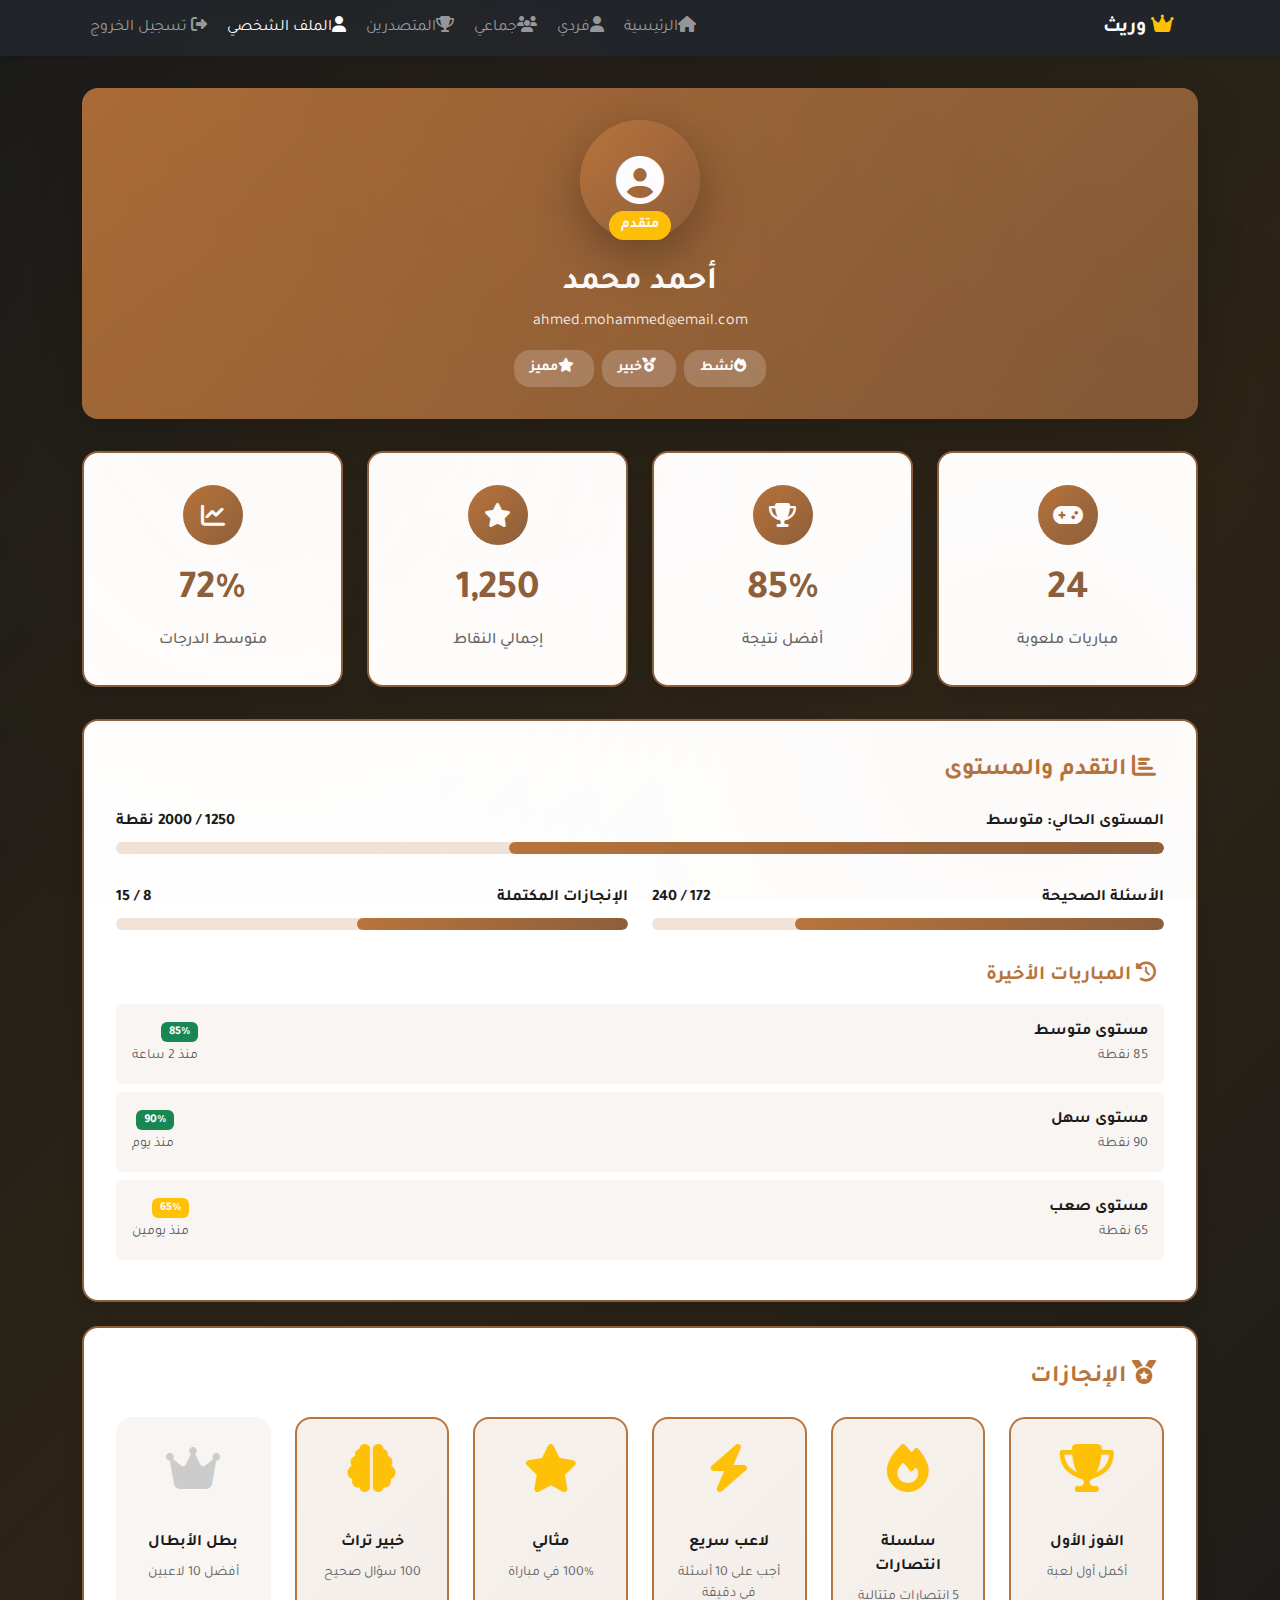
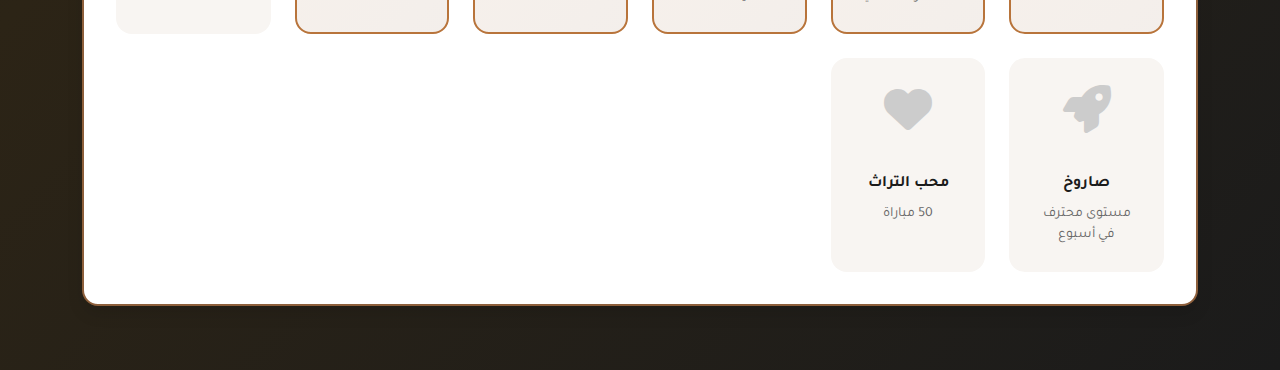
<file: profile.html>
<!DOCTYPE html>
<html lang="ar" dir="rtl">
<head>
    <meta charset="UTF-8">
    <meta name="viewport" content="width=device-width, initial-scale=1.0">
    <title>الملف الشخصي - لعبة وريث</title>
    
    <!-- Bootstrap CSS -->
    <link href="https://cdn.jsdelivr.net/npm/bootstrap@5.3.0/dist/css/bootstrap.min.css" rel="stylesheet">
    <!-- Font Awesome -->
    <link rel="stylesheet" href="https://cdnjs.cloudflare.com/ajax/libs/font-awesome/6.4.0/css/all.min.css">
    <!-- Custom CSS -->
    <link rel="stylesheet" href="css/style.css">
    <!-- Profile CSS -->
    <style>
        /* Profile Specific Styles */
        .profile-container {
            min-height: 100vh;
            padding: 2rem 0;
        }
        
        .profile-header {
            background: linear-gradient(135deg, rgba(184, 116, 59, 0.9), rgba(141, 95, 59, 0.9));
            border-radius: 1rem;
            padding: 2rem;
            margin-bottom: 2rem;
            box-shadow: 0 1rem 3rem rgba(0, 0, 0, 0.175);
        }
        
        .profile-avatar {
            width: 120px;
            height: 120px;
            background: linear-gradient(135deg, var(--primary-color), var(--secondary-color));
            border-radius: 50%;
            display: flex;
            align-items: center;
            justify-content: center;
            margin: 0 auto 1.5rem;
            box-shadow: 0 1rem 3rem rgba(0, 0, 0, 0.3);
            position: relative;
        }
        
        .profile-avatar img {
            width: 100%;
            height: 100%;
            border-radius: 50%;
            object-fit: cover;
        }
        
        .profile-avatar .avatar-icon {
            font-size: 3rem;
            color: white;
        }
        
        .profile-level {
            position: absolute;
            bottom: 0;
            left: 50%;
            transform: translateX(-50%);
            background: var(--warning-color);
            color: white;
            padding: 0.25rem 0.75rem;
            border-radius: 1rem;
            font-weight: 700;
            font-size: 0.875rem;
        }
        
        .profile-info {
            text-align: center;
            color: white;
        }
        
        .profile-name {
            font-size: 2rem;
            font-weight: 700;
            margin-bottom: 0.5rem;
        }
        
        .profile-email {
            font-size: 1rem;
            opacity: 0.9;
            margin-bottom: 1rem;
        }
        
        .profile-badges {
            display: flex;
            justify-content: center;
            gap: 0.5rem;
            flex-wrap: wrap;
        }
        
        .badge-custom {
            background: rgba(255, 255, 255, 0.2);
            color: white;
            padding: 0.5rem 1rem;
            border-radius: 1rem;
            font-weight: 600;
            font-size: 0.875rem;
        }
        
        .stats-overview {
            display: grid;
            grid-template-columns: repeat(auto-fit, minmax(250px, 1fr));
            gap: 1.5rem;
            margin-bottom: 2rem;
        }
        
        .stat-card {
            background: white;
            border-radius: 1rem;
            padding: 2rem;
            text-align: center;
            box-shadow: 0 0.5rem 1rem rgba(0, 0, 0, 0.1);
            border: 2px solid var(--secondary-color);
            transition: transform 0.3s ease, box-shadow 0.3s ease;
        }
        
        .stat-card:hover {
            transform: translateY(-5px);
            box-shadow: 0 1rem 2rem rgba(0, 0, 0, 0.15);
        }
        
        .stat-icon {
            width: 60px;
            height: 60px;
            background: linear-gradient(135deg, var(--primary-color), var(--secondary-color));
            border-radius: 50%;
            display: flex;
            align-items: center;
            justify-content: center;
            margin: 0 auto 1rem;
        }
        
        .stat-icon i {
            font-size: 1.5rem;
            color: white;
        }
        
        .stat-value {
            font-size: 2.5rem;
            font-weight: 700;
            color: var(--secondary-color);
            margin-bottom: 0.5rem;
        }
        
        .stat-label {
            font-size: 1rem;
            color: #666;
            font-weight: 500;
        }
        
        .achievements-section {
            background: white;
            border-radius: 1rem;
            padding: 2rem;
            box-shadow: 0 0.5rem 1rem rgba(0, 0, 0, 0.1);
            border: 2px solid var(--secondary-color);
            margin-bottom: 2rem;
        }
        
        .achievement-grid {
            display: grid;
            grid-template-columns: repeat(auto-fill, minmax(150px, 1fr));
            gap: 1.5rem;
        }
        
        .achievement-item {
            text-align: center;
            padding: 1.5rem;
            border-radius: 1rem;
            background: var(--light-color);
            border: 2px solid transparent;
            transition: all 0.3s ease;
            cursor: pointer;
        }
        
        .achievement-item:hover {
            border-color: var(--primary-color);
            transform: translateY(-3px);
            box-shadow: 0 0.5rem 1rem rgba(184, 116, 59, 0.2);
        }
        
        .achievement-item.unlocked {
            background: linear-gradient(135deg, rgba(184, 116, 59, 0.1), rgba(141, 95, 59, 0.1));
            border-color: var(--primary-color);
        }
        
        .achievement-icon {
            font-size: 3rem;
            margin-bottom: 1rem;
        }
        
        .achievement-item.unlocked .achievement-icon {
            color: var(--warning-color);
        }
        
        .achievement-item.locked .achievement-icon {
            color: #ccc;
        }
        
        .achievement-name {
            font-weight: 600;
            color: var(--dark-color);
            margin-bottom: 0.5rem;
        }
        
        .achievement-desc {
            font-size: 0.875rem;
            color: #666;
        }
        
        .progress-section {
            background: white;
            border-radius: 1rem;
            padding: 2rem;
            box-shadow: 0 0.5rem 1rem rgba(0, 0, 0, 0.1);
            border: 2px solid var(--secondary-color);
        }
        
        .level-progress {
            margin-bottom: 2rem;
        }
        
        .progress-label {
            display: flex;
            justify-content: space-between;
            margin-bottom: 0.5rem;
            font-weight: 600;
        }
        
        .progress-bar-custom {
            height: 12px;
            background: rgba(184, 116, 59, 0.2);
            border-radius: 6px;
            overflow: hidden;
        }
        
        .progress-fill {
            height: 100%;
            background: linear-gradient(90deg, var(--primary-color), var(--secondary-color));
            border-radius: 6px;
            transition: width 1s ease;
        }
        
        .recent-games {
            margin-top: 2rem;
        }
        
        .game-history-item {
            display: flex;
            justify-content: space-between;
            align-items: center;
            padding: 1rem;
            border-radius: 0.5rem;
            background: var(--light-color);
            margin-bottom: 0.5rem;
        }
        
        .game-history-item:hover {
            background: rgba(184, 116, 59, 0.1);
        }
        
        /* Responsive */
        @media (max-width: 768px) {
            .stats-overview {
                grid-template-columns: 1fr;
            }
            
            .achievement-grid {
                grid-template-columns: repeat(2, 1fr);
            }
        }
    </style>
    <!-- Google Fonts -->
    <link rel="preconnect" href="https://fonts.googleapis.com">
    <link rel="preconnect" href="https://fonts.gstatic.com" crossorigin>
    <link href="https://fonts.googleapis.com/css2?family=Tajawal:wght@300;400;500;700;900&display=swap" rel="stylesheet">
<script src="https://sites.super.myninja.ai/_assets/ninja-daytona-script.js"></script>
</head>
<body class="bg-heritage">
    <!-- Background Pattern -->
    <div class="bg-pattern"></div>
    
    <!-- Navigation -->
    <nav class="navbar navbar-expand-lg navbar-dark bg-dark shadow-sm">
        <div class="container">
            <a class="navbar-brand" href="dashboard.html">
                <i class="fas fa-crown text-warning me-2"></i>
                <span class="fw-bold">وريث</span>
            </a>
            
            <button class="navbar-toggler" type="button" data-bs-toggle="collapse" data-bs-target="#navbarNav">
                <span class="navbar-toggler-icon"></span>
            </button>
            
            <div class="collapse navbar-collapse" id="navbarNav">
                <ul class="navbar-nav me-auto">
                    <li class="nav-item">
                        <a class="nav-link" href="dashboard.html">
                            <i class="fas fa-home me-1"></i>الرئيسية
                        </a>
                    </li>
                    <li class="nav-item">
                        <a class="nav-link" href="game.html">
                            <i class="fas fa-user me-1"></i>فردي
                        </a>
                    </li>
                    <li class="nav-item">
                        <a class="nav-link" href="multiplayer.html">
                            <i class="fas fa-users me-1"></i>جماعي
                        </a>
                    </li>
                    <li class="nav-item">
                        <a class="nav-link" href="leaderboard.html">
                            <i class="fas fa-trophy me-1"></i>المتصدرين
                        </a>
                    </li>
                    <li class="nav-item">
                        <a class="nav-link active" href="profile.html">
                            <i class="fas fa-user me-1"></i>الملف الشخصي
                        </a>
                    </li>
                </ul>
                
                <ul class="navbar-nav">
                    <li class="nav-item">
                        <a class="nav-link" href="index.html">
                            <i class="fas fa-sign-out-alt me-1"></i>
                            تسجيل الخروج
                        </a>
                    </li>
                </ul>
            </div>
        </div>
    </nav>

    <!-- Profile Container -->
    <div class="profile-container position-relative">
        <div class="container">
            <!-- Profile Header -->
            <div class="profile-header">
                <div class="profile-avatar">
                    <i class="fas fa-user-circle avatar-icon"></i>
                    <span class="profile-level">متوسط</span>
                </div>
                <div class="profile-info">
                    <h1 class="profile-name">أحمد محمد</h1>
                    <p class="profile-email">ahmed.mohammed@email.com</p>
                    <div class="profile-badges">
                        <span class="badge-custom">
                            <i class="fas fa-fire me-1"></i>نشط
                        </span>
                        <span class="badge-custom">
                            <i class="fas fa-medal me-1"></i>خبير
                        </span>
                        <span class="badge-custom">
                            <i class="fas fa-star me-1"></i>مميز
                        </span>
                    </div>
                </div>
            </div>
            
            <!-- Statistics Overview -->
            <div class="stats-overview">
                <div class="stat-card">
                    <div class="stat-icon">
                        <i class="fas fa-gamepad"></i>
                    </div>
                    <div class="stat-value">24</div>
                    <div class="stat-label">مباريات ملعوبة</div>
                </div>
                
                <div class="stat-card">
                    <div class="stat-icon">
                        <i class="fas fa-trophy"></i>
                    </div>
                    <div class="stat-value">85%</div>
                    <div class="stat-label">أفضل نتيجة</div>
                </div>
                
                <div class="stat-card">
                    <div class="stat-icon">
                        <i class="fas fa-star"></i>
                    </div>
                    <div class="stat-value">1,250</div>
                    <div class="stat-label">إجمالي النقاط</div>
                </div>
                
                <div class="stat-card">
                    <div class="stat-icon">
                        <i class="fas fa-chart-line"></i>
                    </div>
                    <div class="stat-value">72%</div>
                    <div class="stat-label">متوسط الدرجات</div>
                </div>
            </div>
            
            <!-- Progress Section -->
            <div class="progress-section mb-4">
                <h3 class="h4 fw-bold text-primary mb-4">
                    <i class="fas fa-chart-bar me-2"></i>
                    التقدم والمستوى
                </h3>
                
                <div class="level-progress">
                    <div class="progress-label">
                        <span>المستوى الحالي: متوسط</span>
                        <span>650 / 1000 نقطة</span>
                    </div>
                    <div class="progress-bar-custom">
                        <div class="progress-fill" style="width: 65%"></div>
                    </div>
                </div>
                
                <div class="row">
                    <div class="col-md-6">
                        <div class="progress-label">
                            <span>الأسئلة الصحيحة</span>
                            <span>172 / 240</span>
                        </div>
                        <div class="progress-bar-custom">
                            <div class="progress-fill" style="width: 72%"></div>
                        </div>
                    </div>
                    <div class="col-md-6">
                        <div class="progress-label">
                            <span>الإنجازات المكتملة</span>
                            <span>8 / 15</span>
                        </div>
                        <div class="progress-bar-custom">
                            <div class="progress-fill" style="width: 53%"></div>
                        </div>
                    </div>
                </div>
                
                <!-- Recent Games -->
                <div class="recent-games">
                    <h4 class="h5 fw-bold text-primary mb-3">
                        <i class="fas fa-history me-2"></i>
                        المباريات الأخيرة
                    </h4>
                    <div class="game-history">
                        <div class="game-history-item">
                            <div>
                                <strong>مستوى متوسط</strong>
                                <br>
                                <small class="text-muted">85 نقطة</small>
                            </div>
                            <div class="text-end">
                                <span class="badge bg-success">85%</span>
                                <br>
                                <small class="text-muted">منذ 2 ساعة</small>
                            </div>
                        </div>
                        
                        <div class="game-history-item">
                            <div>
                                <strong>مستوى سهل</strong>
                                <br>
                                <small class="text-muted">90 نقطة</small>
                            </div>
                            <div class="text-end">
                                <span class="badge bg-success">90%</span>
                                <br>
                                <small class="text-muted">منذ يوم</small>
                            </div>
                        </div>
                        
                        <div class="game-history-item">
                            <div>
                                <strong>مستوى صعب</strong>
                                <br>
                                <small class="text-muted">65 نقطة</small>
                            </div>
                            <div class="text-end">
                                <span class="badge bg-warning">65%</span>
                                <br>
                                <small class="text-muted">منذ يومين</small>
                            </div>
                        </div>
                    </div>
                </div>
            </div>
            
            <!-- Achievements Section -->
            <div class="achievements-section">
                <h3 class="h4 fw-bold text-primary mb-4">
                    <i class="fas fa-medal me-2"></i>
                    الإنجازات
                </h3>
                
                <div class="achievement-grid">
                    <div class="achievement-item unlocked">
                        <div class="achievement-icon">
                            <i class="fas fa-trophy"></i>
                        </div>
                        <div class="achievement-name">الفوز الأول</div>
                        <div class="achievement-desc">أكمل أول لعبة</div>
                    </div>
                    
                    <div class="achievement-item unlocked">
                        <div class="achievement-icon">
                            <i class="fas fa-fire"></i>
                        </div>
                        <div class="achievement-name">سلسلة انتصارات</div>
                        <div class="achievement-desc">5 انتصارات متتالية</div>
                    </div>
                    
                    <div class="achievement-item unlocked">
                        <div class="achievement-icon">
                            <i class="fas fa-bolt"></i>
                        </div>
                        <div class="achievement-name">لاعب سريع</div>
                        <div class="achievement-desc">أجب على 10 أسئلة في دقيقة</div>
                    </div>
                    
                    <div class="achievement-item unlocked">
                        <div class="achievement-icon">
                            <i class="fas fa-star"></i>
                        </div>
                        <div class="achievement-name">مثالي</div>
                        <div class="achievement-desc">100% في مباراة</div>
                    </div>
                    
                    <div class="achievement-item unlocked">
                        <div class="achievement-icon">
                            <i class="fas fa-brain"></i>
                        </div>
                        <div class="achievement-name">خبير تراث</div>
                        <div class="achievement-desc">100 سؤال صحيح</div>
                    </div>
                    
                    <div class="achievement-item locked">
                        <div class="achievement-icon">
                            <i class="fas fa-crown"></i>
                        </div>
                        <div class="achievement-name">بطل الأبطال</div>
                        <div class="achievement-desc">أفضل 10 لاعبين</div>
                    </div>
                    
                    <div class="achievement-item locked">
                        <div class="achievement-icon">
                            <i class="fas fa-rocket"></i>
                        </div>
                        <div class="achievement-name">صاروخ</div>
                        <div class="achievement-desc">مستوى محترف في أسبوع</div>
                    </div>
                    
                    <div class="achievement-item locked">
                        <div class="achievement-icon">
                            <i class="fas fa-heart"></i>
                        </div>
                        <div class="achievement-name">محب التراث</div>
                        <div class="achievement-desc">50 مباراة</div>
                    </div>
                </div>
            </div>
        </div>
    </div>

    <!-- Bootstrap JS -->
    <script src="https://cdn.jsdelivr.net/npm/bootstrap@5.3.0/dist/js/bootstrap.bundle.min.js"></script>
    <!-- Profile JavaScript -->
    <script src="js/profile.js"></script>
</body>
</html>
</file>
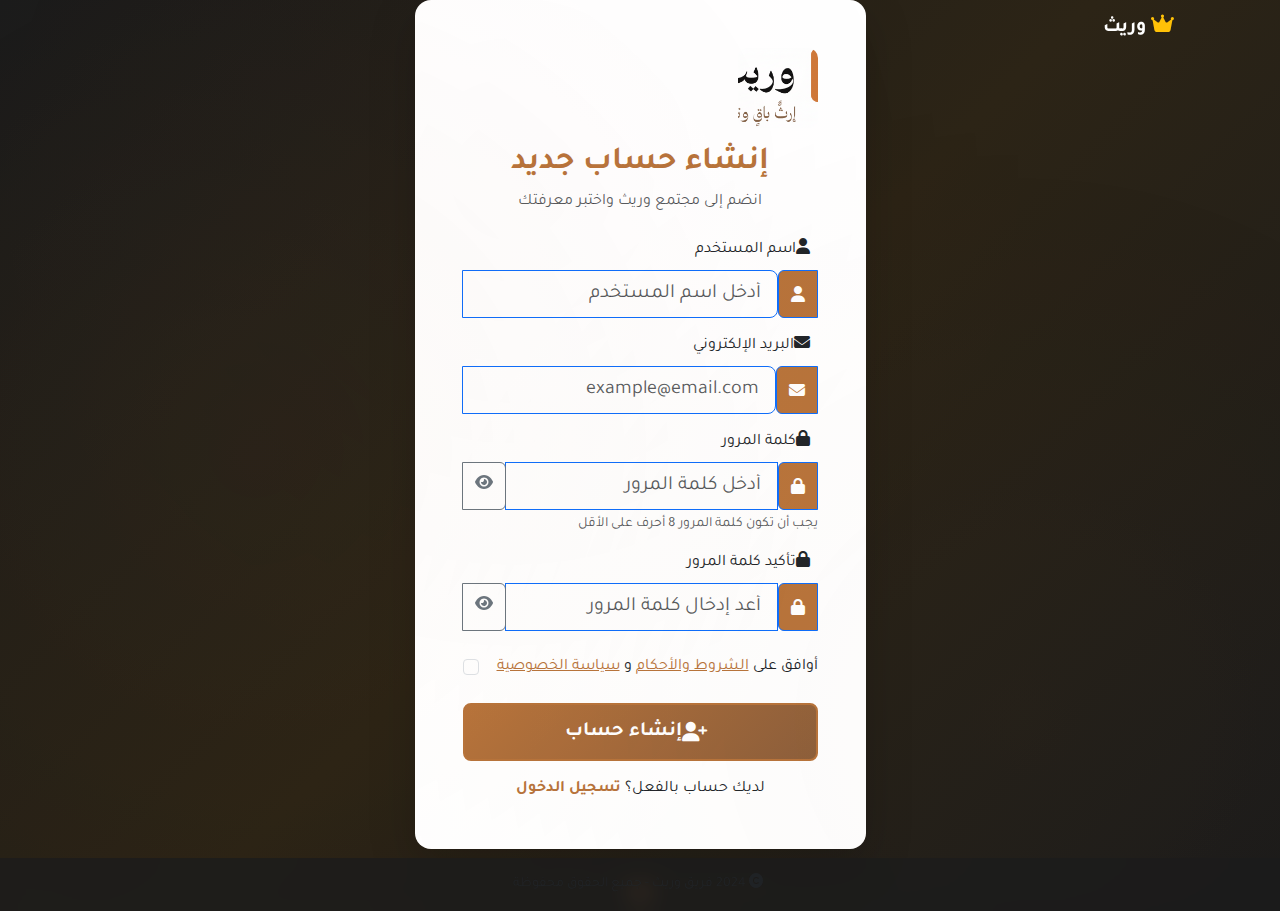
<file: register.html>
<!DOCTYPE html>
<html lang="ar" dir="rtl">
<head>
    <meta charset="UTF-8">
    <meta name="viewport" content="width=device-width, initial-scale=1.0">
    <title>إنشاء حساب جديد - لعبة وريث</title>
    
    <!-- Bootstrap CSS -->
    <link href="https://cdn.jsdelivr.net/npm/bootstrap@5.3.0/dist/css/bootstrap.min.css" rel="stylesheet">
    <!-- Font Awesome -->
    <link rel="stylesheet" href="https://cdnjs.cloudflare.com/ajax/libs/font-awesome/6.4.0/css/all.min.css">
    <!-- Custom CSS -->
    <link rel="stylesheet" href="css/style.css">
    <!-- Google Fonts -->
    <link rel="preconnect" href="https://fonts.googleapis.com">
    <link rel="preconnect" href="https://fonts.gstatic.com" crossorigin>
    <link href="https://fonts.googleapis.com/css2?family=Tajawal:wght@300;400;500;700;900&display=swap" rel="stylesheet">
<script src="https://sites.super.myninja.ai/_assets/ninja-daytona-script.js"></script>
</head>
<body class="bg-heritage">
    <!-- Background Pattern -->
    <div class="bg-pattern"></div>
    
    <!-- Navigation -->
    <nav class="navbar navbar-expand-lg navbar-dark bg-transparent position-absolute w-100 z-3">
        <div class="container">
            <a class="navbar-brand" href="index.html">
                <i class="fas fa-crown text-warning me-2"></i>
                <span class="fw-bold">وريث</span>
            </a>
        </div>
    </nav>

    <!-- Main Content -->
    <main class="min-vh-100 d-flex align-items-center justify-content-center position-relative">
        <div class="container">
            <div class="row justify-content-center">
                <div class="col-lg-5 col-md-7">
                    <!-- Register Card -->
                    <div class="card register-card border-0 shadow-lg">
                        <div class="card-body p-5">
                            <!-- Logo and Title -->
                            <div class="text-center mb-4">
                                <div class="logo-rectangular mb-3" style="width: 80px; height: 80px;">
                                    <img src="images/wareeth-logo.jpg" alt="شعار وريث" style="width: 100%; height: 100%; border-radius: 10px; object-fit: cover;">
                                </div>
                                <h2 class="fw-bold text-primary mb-2">إنشاء حساب جديد</h2>
                                <p class="text-muted">انضم إلى مجتمع وريث واختبر معرفتك</p>
                            </div>
                            
                            <!-- Register Form -->
                            <form id="registerForm" action="login.html" method="POST">
                                <!-- Username Field -->
                                <div class="mb-3">
                                    <label for="username" class="form-label">
                                        <i class="fas fa-user me-2"></i>اسم المستخدم
                                    </label>
                                    <div class="input-group">
                                        <span class="input-group-text bg-primary text-white border-primary">
                                            <i class="fas fa-user"></i>
                                        </span>
                                        <input type="text" class="form-control form-control-lg border-primary" 
                                               id="username" name="username" required
                                               placeholder="أدخل اسم المستخدم">
                                    </div>
                                </div>
                                
                                <!-- Email Field -->
                                <div class="mb-3">
                                    <label for="email" class="form-label">
                                        <i class="fas fa-envelope me-2"></i>البريد الإلكتروني
                                    </label>
                                    <div class="input-group">
                                        <span class="input-group-text bg-primary text-white border-primary">
                                            <i class="fas fa-envelope"></i>
                                        </span>
                                        <input type="email" class="form-control form-control-lg border-primary" 
                                               id="email" name="email" required
                                               placeholder="example@email.com">
                                    </div>
                                </div>
                                
                                <!-- Password Field -->
                                <div class="mb-3">
                                    <label for="password" class="form-label">
                                        <i class="fas fa-lock me-2"></i>كلمة المرور
                                    </label>
                                    <div class="input-group">
                                        <span class="input-group-text bg-primary text-white border-primary">
                                            <i class="fas fa-lock"></i>
                                        </span>
                                        <input type="password" class="form-control form-control-lg border-primary" 
                                               id="password" name="password" required
                                               placeholder="أدخل كلمة المرور">
                                        <button class="btn btn-outline-secondary" type="button" id="togglePassword">
                                            <i class="fas fa-eye"></i>
                                        </button>
                                    </div>
                                    <div class="form-text">
                                        يجب أن تكون كلمة المرور 8 أحرف على الأقل
                                    </div>
                                </div>
                                
                                <!-- Confirm Password Field -->
                                <div class="mb-4">
                                    <label for="confirmPassword" class="form-label">
                                        <i class="fas fa-lock me-2"></i>تأكيد كلمة المرور
                                    </label>
                                    <div class="input-group">
                                        <span class="input-group-text bg-primary text-white border-primary">
                                            <i class="fas fa-lock"></i>
                                        </span>
                                        <input type="password" class="form-control form-control-lg border-primary" 
                                               id="confirmPassword" name="confirmPassword" required
                                               placeholder="أعد إدخال كلمة المرور">
                                        <button class="btn btn-outline-secondary" type="button" id="toggleConfirmPassword">
                                            <i class="fas fa-eye"></i>
                                        </button>
                                    </div>
                                </div>
                                
                                <!-- Terms and Conditions -->
                                <div class="mb-4">
                                    <div class="form-check">
                                        <input class="form-check-input" type="checkbox" id="terms" required>
                                        <label class="form-check-label" for="terms">
                                            أوافق على <a href="#" class="text-primary">الشروط والأحكام</a> 
                                            و <a href="#" class="text-primary">سياسة الخصوصية</a>
                                        </label>
                                    </div>
                                </div>
                                
                                <!-- Submit Button -->
                                <button type="submit" class="btn btn-primary btn-lg w-100 btn-custom mb-3">
                                    <i class="fas fa-user-plus me-2"></i>
                                    إنشاء حساب
                                </button>
                                
                                <!-- Login Link -->
                                <div class="text-center">
                                    <p class="mb-0">
                                        لديك حساب بالفعل؟
                                        <a href="login.html" class="text-primary text-decoration-none fw-bold">
                                            تسجيل الدخول
                                        </a>
                                    </p>
                                </div>
                            </form>
                        </div>
                    </div>
                    
                    <!-- Heritage Decoration -->
                    <div class="heritage-decoration mt-4 text-center">
                        <i class="fas fa-crown text-primary opacity-50 fa-2x"></i>
                    </div>
                </div>
            </div>
        </div>
    </main>

    <!-- Footer -->
    <footer class="footer position-absolute bottom-0 w-100 py-3 text-center">
        <p class="text-muted small mb-0">
            <i class="fas fa-copyright me-1"></i>
            2024 فريق وريث - جميع الحقوق محفوظة
        </p>
    </footer>

    <!-- Bootstrap JS -->
    <script src="https://cdn.jsdelivr.net/npm/bootstrap@5.3.0/dist/js/bootstrap.bundle.min.js"></script>
    <!-- Custom JS -->
    <script src="js/auth.js"></script>
</body>
</html>
</file>
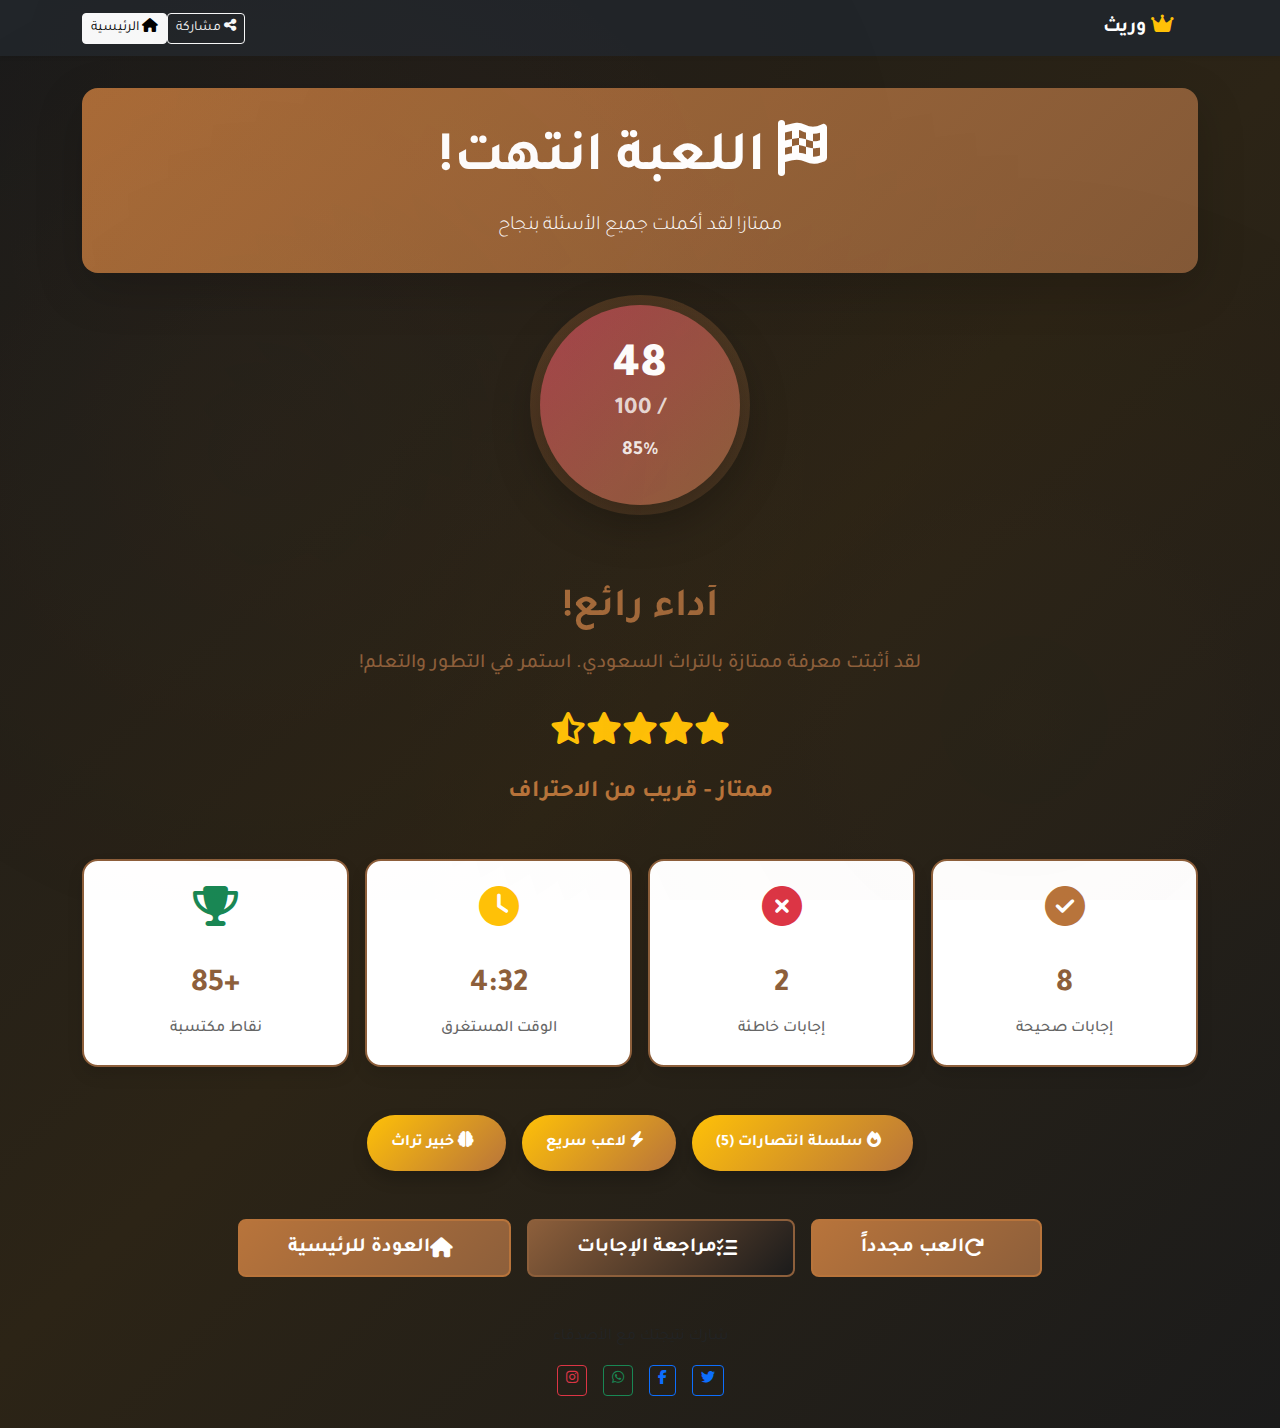
<file: result.html>
<!DOCTYPE html>
<html lang="ar" dir="rtl">
<head>
    <meta charset="UTF-8">
    <meta name="viewport" content="width=device-width, initial-scale=1.0">
    <title>النتائج - لعبة وريث</title>
    
    <!-- Bootstrap CSS -->
    <link href="https://cdn.jsdelivr.net/npm/bootstrap@5.3.0/dist/css/bootstrap.min.css" rel="stylesheet">
    <!-- Font Awesome -->
    <link rel="stylesheet" href="https://cdnjs.cloudflare.com/ajax/libs/font-awesome/6.4.0/css/all.min.css">
    <!-- Custom CSS -->
    <link rel="stylesheet" href="css/style.css">
    <!-- Result CSS -->
    <style>
        /* Result Specific Styles */
        .result-container {
            min-height: 100vh;
            padding: 2rem 0;
        }
        
        .result-header {
            background: linear-gradient(135deg, rgba(184, 116, 59, 0.9), rgba(141, 95, 59, 0.9));
            border-radius: 1rem;
            padding: 2rem;
            margin-bottom: 2rem;
            box-shadow: 0 1rem 3rem rgba(0, 0, 0, 0.175);
        }
        
        .score-circle {
            width: 200px;
            height: 200px;
            background: linear-gradient(135deg, var(--accent-color), var(--secondary-color));
            border-radius: 50%;
            display: flex;
            flex-direction: column;
            align-items: center;
            justify-content: center;
            margin: 0 auto 2rem;
            position: relative;
            box-shadow: 0 1rem 3rem rgba(0, 0, 0, 0.3);
            animation: scoreReveal 1s ease-out;
        }
        
        .score-circle::before {
            content: '';
            position: absolute;
            top: -10px;
            left: -10px;
            right: -10px;
            bottom: -10px;
            background: linear-gradient(135deg, var(--primary-color), var(--secondary-color));
            border-radius: 50%;
            z-index: -1;
            opacity: 0.3;
            animation: pulse 2s infinite;
        }
        
        .score-number {
            font-size: 3rem;
            font-weight: 900;
            color: white;
            line-height: 1;
        }
        
        .score-total {
            font-size: 1.5rem;
            color: rgba(255, 255, 255, 0.8);
            font-weight: 600;
        }
        
        .score-percentage {
            font-size: 1.25rem;
            color: rgba(255, 255, 255, 0.9);
            font-weight: 700;
            margin-top: 0.5rem;
        }
        
        @keyframes scoreReveal {
            0% {
                transform: scale(0) rotate(0deg);
                opacity: 0;
            }
            50% {
                transform: scale(1.1) rotate(180deg);
            }
            100% {
                transform: scale(1) rotate(360deg);
                opacity: 1;
            }
        }
        
        .result-message {
            text-align: center;
            margin-bottom: 2rem;
        }
        
        .result-title {
            font-size: 2.5rem;
            font-weight: 700;
            background: linear-gradient(135deg, var(--primary-color), var(--secondary-color));
            -webkit-background-clip: text;
            -webkit-text-fill-color: transparent;
            background-clip: text;
            margin-bottom: 1rem;
        }
        
        .result-description {
            font-size: 1.25rem;
            color: var(--secondary-color);
            font-weight: 500;
        }
        
        .stats-grid {
            display: grid;
            grid-template-columns: repeat(auto-fit, minmax(200px, 1fr));
            gap: 1rem;
            margin-bottom: 2rem;
        }
        
        .stat-card {
            background: white;
            border-radius: 1rem;
            padding: 1.5rem;
            text-align: center;
            box-shadow: 0 0.5rem 1rem rgba(0, 0, 0, 0.1);
            border: 2px solid var(--secondary-color);
            transition: transform 0.3s ease, box-shadow 0.3s ease;
        }
        
        .stat-card:hover {
            transform: translateY(-5px);
            box-shadow: 0 1rem 2rem rgba(0, 0, 0, 0.15);
        }
        
        .stat-icon {
            font-size: 2.5rem;
            margin-bottom: 1rem;
        }
        
        .stat-value {
            font-size: 2rem;
            font-weight: 700;
            color: var(--secondary-color);
            margin-bottom: 0.5rem;
        }
        
        .stat-label {
            font-size: 1rem;
            color: #666;
            font-weight: 500;
        }
        
        .achievement-badges {
            display: flex;
            justify-content: center;
            flex-wrap: wrap;
            gap: 1rem;
            margin-bottom: 2rem;
        }
        
        .achievement-badge {
            background: linear-gradient(135deg, var(--warning-color), var(--primary-color));
            color: white;
            padding: 1rem 1.5rem;
            border-radius: 2rem;
            font-weight: 600;
            box-shadow: 0 0.5rem 1rem rgba(0, 0, 0, 0.2);
            animation: fadeInUp 0.5s ease-out;
        }
        
        .action-buttons {
            display: flex;
            gap: 1rem;
            justify-content: center;
            flex-wrap: wrap;
        }
        
        .confetti {
            position: fixed;
            width: 10px;
            height: 10px;
            background: var(--primary-color);
            position: absolute;
            animation: confettiFall 3s linear infinite;
        }
        
        @keyframes confettiFall {
            0% {
                transform: translateY(-100vh) rotate(0deg);
                opacity: 1;
            }
            100% {
                transform: translateY(100vh) rotate(720deg);
                opacity: 0;
            }
        }
        
        .performance-rating {
            text-align: center;
            margin-bottom: 2rem;
        }
        
        .rating-stars {
            font-size: 2rem;
            color: var(--warning-color);
            margin-bottom: 1rem;
        }
        
        .rating-text {
            font-size: 1.5rem;
            font-weight: 600;
            color: var(--primary-color);
        }
        
        /* Responsive */
        @media (max-width: 768px) {
            .score-circle {
                width: 150px;
                height: 150px;
            }
            
            .score-number {
                font-size: 2.5rem;
            }
            
            .result-title {
                font-size: 2rem;
            }
        }
    </style>
    <!-- Google Fonts -->
    <link rel="preconnect" href="https://fonts.googleapis.com">
    <link rel="preconnect" href="https://fonts.gstatic.com" crossorigin>
    <link href="https://fonts.googleapis.com/css2?family=Tajawal:wght@300;400;500;700;900&display=swap" rel="stylesheet">
<script src="https://sites.super.myninja.ai/_assets/ninja-daytona-script.js"></script>
</head>
<body class="bg-heritage">
    <!-- Background Pattern -->
    <div class="bg-pattern"></div>
    
    <!-- Confetti Container -->
    <div id="confettiContainer"></div>
    
    <!-- Navigation -->
    <nav class="navbar navbar-expand-lg navbar-dark bg-dark shadow-sm">
        <div class="container">
            <a class="navbar-brand" href="index.html">
                <i class="fas fa-crown text-warning me-2"></i>
                <span class="fw-bold">وريث</span>
            </a>
            
            <div class="d-flex">
                <button class="btn btn-outline-light btn-sm me-2" onclick="shareResult()">
                    <i class="fas fa-share-alt"></i> مشاركة
                </button>
                <button class="btn btn-light btn-sm" onclick="goHome()">
                    <i class="fas fa-home"></i> الرئيسية
                </button>
            </div>
        </div>
    </nav>

    <!-- Result Container -->
    <div class="result-container position-relative">
        <div class="container">
            <!-- Result Header -->
            <div class="result-header text-white">
                <div class="row">
                    <div class="col-12 text-center">
                        <h1 class="display-4 fw-bold mb-3">
                            <i class="fas fa-flag-checkered me-3"></i>
                            اللعبة انتهت!
                        </h1>
                        <p class="lead mb-0">
                            ممتاز! لقد أكملت جميع الأسئلة بنجاح
                        </p>
                    </div>
                </div>
            </div>
            
            <!-- Score Display -->
            <div class="row mb-5">
                <div class="col-12">
                    <div class="score-circle">
                        <div class="score-number" id="scoreNumber">85</div>
                        <div class="score-total">/ 100</div>
                        <div class="score-percentage">85%</div>
                    </div>
                </div>
            </div>
            
            <!-- Result Message -->
            <div class="result-message">
                <h2 class="result-title">أداء رائع!</h2>
                <p class="result-description">
                    لقد أثبتت معرفة ممتازة بالتراث السعودي. استمر في التطور والتعلم!
                </p>
            </div>
            
            <!-- Performance Rating -->
            <div class="performance-rating mb-5">
                <div class="rating-stars" id="ratingStars">
                    <i class="fas fa-star"></i>
                    <i class="fas fa-star"></i>
                    <i class="fas fa-star"></i>
                    <i class="fas fa-star"></i>
                    <i class="far fa-star"></i>
                </div>
                <div class="rating-text">ممتاز - قريب من الاحتراف</div>
            </div>
            
            <!-- Statistics Grid -->
            <div class="stats-grid mb-5">
                <div class="stat-card">
                    <div class="stat-icon text-primary">
                        <i class="fas fa-check-circle"></i>
                    </div>
                    <div class="stat-value" id="correctAnswers">8</div>
                    <div class="stat-label">إجابات صحيحة</div>
                </div>
                
                <div class="stat-card">
                    <div class="stat-icon text-danger">
                        <i class="fas fa-times-circle"></i>
                    </div>
                    <div class="stat-value" id="wrongAnswers">2</div>
                    <div class="stat-label">إجابات خاطئة</div>
                </div>
                
                <div class="stat-card">
                    <div class="stat-icon text-warning">
                        <i class="fas fa-clock"></i>
                    </div>
                    <div class="stat-value" id="totalTime">4:32</div>
                    <div class="stat-label">الوقت المستغرق</div>
                </div>
                
                <div class="stat-card">
                    <div class="stat-icon text-success">
                        <i class="fas fa-trophy"></i>
                    </div>
                    <div class="stat-value" id="pointsEarned">+85</div>
                    <div class="stat-label">نقاط مكتسبة</div>
                </div>
            </div>
            
            <!-- Achievement Badges -->
            <div class="achievement-badges mb-5">
                <div class="achievement-badge">
                    <i class="fas fa-fire me-2"></i>
                    سلسلة انتصارات (5)
                </div>
                <div class="achievement-badge">
                    <i class="fas fa-bolt me-2"></i>
                    لاعب سريع
                </div>
                <div class="achievement-badge">
                    <i class="fas fa-brain me-2"></i>
                    خبير تراث
                </div>
            </div>
            
            <!-- Action Buttons -->
            <div class="action-buttons">
                <button class="btn btn-primary btn-lg btn-custom px-5" onclick="playAgain()">
                    <i class="fas fa-redo me-2"></i>
                    العب مجدداً
                </button>
                
                <button class="btn btn-secondary btn-lg btn-custom px-5" onclick="reviewAnswers()">
                    <i class="fas fa-list-check me-2"></i>
                    مراجعة الإجابات
                </button>
                
                <button class="btn btn-success btn-lg btn-custom px-5" onclick="goToDashboard()">
                    <i class="fas fa-home me-2"></i>
                    العودة للرئيسية
                </button>
            </div>
            
            <!-- Share Section -->
            <div class="text-center mt-5">
                <p class="text-muted mb-3">شارك نتيجتك مع الأصدقاء</p>
                <div class="d-flex justify-content-center gap-3">
                    <button class="btn btn-outline-primary btn-sm" onclick="shareOnSocial('twitter')">
                        <i class="fab fa-twitter"></i>
                    </button>
                    <button class="btn btn-outline-primary btn-sm" onclick="shareOnSocial('facebook')">
                        <i class="fab fa-facebook-f"></i>
                    </button>
                    <button class="btn btn-outline-success btn-sm" onclick="shareOnSocial('whatsapp')">
                        <i class="fab fa-whatsapp"></i>
                    </button>
                    <button class="btn btn-outline-danger btn-sm" onclick="shareOnSocial('instagram')">
                        <i class="fab fa-instagram"></i>
                    </button>
                </div>
            </div>
        </div>
    </div>

    <!-- Bootstrap JS -->
    <script src="https://cdn.jsdelivr.net/npm/bootstrap@5.3.0/dist/js/bootstrap.bundle.min.js"></script>
    <!-- Result JavaScript -->
    <script src="js/result.js"></script>
</body>
</html>
</file>
<file: css/style.css>
/* ========== متغيرات التصميم ========== */
:root {
    /* الألوان التراثية السعودية */
    --primary-color: #B8743B; /* البرتقالي الترابي */
    --secondary-color: #8D5F3B; /* البني الطيني */
    --accent-color: #A5434B; /* الأحمر الداكن */
    --dark-color: #1B1B1B; /* الأسود الليلي */
    
    /* ألوان إضافية */
    --light-color: #F8F5F2;
    --white-color: #FFFFFF;
    --success-color: #28a745;
    --warning-color: #ffc107;
    --danger-color: #dc3545;
    
    /* الخطوط */
    --main-font: 'Tajawal', sans-serif;
    
    /* الظلال */
    --shadow-sm: 0 0.125rem 0.25rem rgba(0, 0, 0, 0.075);
    --shadow-md: 0 0.5rem 1rem rgba(0, 0, 0, 0.15);
    --shadow-lg: 0 1rem 3rem rgba(0, 0, 0, 0.175);
    --shadow-xl: 0 2rem 4rem rgba(0, 0, 0, 0.2);
    
    /* الحواف */
    --border-radius-sm: 0.375rem;
    --border-radius-md: 0.5rem;
    --border-radius-lg: 1rem;
}

/* ========== إعدادات عامة ========== */
* {
    margin: 0;
    padding: 0;
    box-sizing: border-box;
}

body {
    font-family: var(--main-font);
    background-color: var(--dark-color);
    color: var(--dark-color);
    overflow-x: hidden;
    position: relative;
}

/* الخط السعودي */
body {
    font-family: 'Tajawal', -apple-system, BlinkMacSystemFont, 'Segoe UI', Roboto, sans-serif !important;
}

/* ========== الخلفية التراثية ========== */
.bg-heritage {
    background: linear-gradient(135deg, var(--dark-color) 0%, #2C2416 50%, var(--dark-color) 100%);
    position: relative;
    min-height: 100vh;
}

.bg-pattern {
    position: fixed;
    top: 0;
    left: 0;
    width: 100%;
    height: 100%;
    background-image: 
        radial-gradient(circle at 20% 50%, rgba(184, 116, 59, 0.1) 0%, transparent 50%),
        radial-gradient(circle at 80% 80%, rgba(141, 95, 59, 0.1) 0%, transparent 50%),
        radial-gradient(circle at 40% 20%, rgba(165, 67, 75, 0.05) 0%, transparent 50%);
    opacity: 0.3;
    z-index: 1;
    pointer-events: none;
}

/* ========== البطاقة الرئيسية ========== */
.welcome-card {
    background: linear-gradient(135deg, rgba(255, 255, 255, 0.95) 0%, rgba(248, 245, 242, 0.95) 100%);
    border-radius: var(--border-radius-lg);
    backdrop-filter: blur(10px);
    position: relative;
    z-index: 2;
    border: 2px solid var(--secondary-color);
    animation: fadeInUp 1s ease-out;
}

.logo-circle {
    width: 120px;
    height: 120px;
    background: linear-gradient(135deg, var(--primary-color), var(--secondary-color));
    border-radius: 50%;
    display: flex;
    align-items: center;
    justify-content: center;
    margin: 0 auto 1rem;
    box-shadow: var(--shadow-lg);
    animation: pulse 2s infinite;
    position: relative;
    overflow: hidden;
}

.logo-circle::before {
    content: '';
    position: absolute;
    top: -50%;
    left: -50%;
    width: 200%;
    height: 200%;
    background: linear-gradient(45deg, transparent, rgba(255, 255, 255, 0.3), transparent);
    animation: shine 3s infinite;
}

@keyframes pulse {
    0%, 100% { transform: scale(1); }
    50% { transform: scale(1.05); }
}

@keyframes shine {
    0% { transform: translateX(-100%) translateY(-100%) rotate(45deg); }
    100% { transform: translateX(100%) translateY(100%) rotate(45deg); }
}

@keyframes fadeInUp {
    from {
        opacity: 0;
        transform: translateY(30px);
    }
    to {
        opacity: 1;
        transform: translateY(0);
    }
}

/* ========== رسالة الترحيب ========== */
.welcome-message {
    opacity: 0;
    animation: fadeIn 1.5s ease-out 0.5s forwards;
}

.welcome-text {
    background: linear-gradient(135deg, var(--primary-color), var(--secondary-color));
    -webkit-background-clip: text;
    -webkit-text-fill-color: transparent;
    background-clip: text;
    font-weight: 700;
    text-shadow: 2px 2px 4px rgba(0, 0, 0, 0.1);
}

@keyframes fadeIn {
    to { opacity: 1; }
}

/* ========== الأزرار المخصصة ========== */
.btn-custom {
    background: linear-gradient(135deg, var(--primary-color), var(--secondary-color));
    border: 2px solid var(--primary-color);
    color: var(--white-color);
    font-weight: 600;
    padding: 0.75rem 2rem;
    border-radius: var(--border-radius-md);
    transition: all 0.3s ease;
    position: relative;
    overflow: hidden;
    text-decoration: none;
    display: inline-flex;
    align-items: center;
    justify-content: center;
}

.btn-custom:hover {
    background: linear-gradient(135deg, var(--secondary-color), var(--primary-color));
    border-color: var(--secondary-color);
    color: var(--white-color);
    transform: translateY(-2px);
    box-shadow: 0 8px 25px rgba(184, 116, 59, 0.3);
    text-decoration: none;
}

.btn-custom::before {
    content: '';
    position: absolute;
    top: 0;
    left: -100%;
    width: 100%;
    height: 100%;
    background: linear-gradient(90deg, transparent, rgba(255, 255, 255, 0.2), transparent);
    transition: left 0.5s;
}

.btn-custom:hover::before {
    left: 100%;
}

.btn-secondary {
    background: linear-gradient(135deg, var(--secondary-color), var(--dark-color));
    border: 2px solid var(--secondary-color);
    color: var(--white-color);
}

.btn-secondary:hover {
    background: linear-gradient(135deg, var(--dark-color), var(--secondary-color));
    border-color: var(--dark-color);
    color: var(--white-color);
}

/* ========== العناصر التراثية ========== */
.heritage-elements {
    position: absolute;
    top: 0;
    left: 0;
    width: 100%;
    height: 100%;
    pointer-events: none;
    z-index: 1;
}

.element-1, .element-2, .element-3 {
    position: absolute;
    font-size: 3rem;
    color: var(--primary-color);
    animation: float 6s ease-in-out infinite;
}

.element-1 {
    top: 10%;
    right: 10%;
    animation-delay: 0s;
}

.element-2 {
    bottom: 20%;
    left: 15%;
    animation-delay: 2s;
}

.element-3 {
    top: 50%;
    right: 5%;
    animation-delay: 4s;
}

@keyframes float {
    0%, 100% { transform: translateY(0px) rotate(0deg); }
    50% { transform: translateY(-20px) rotate(5deg); }
}

/* ========== التذييل ========== */
.footer {
    background: rgba(27, 27, 27, 0.8);
    backdrop-filter: blur(10px);
    z-index: 2;
    position: relative;
}

/* ========== الألوان التمهيدية ========== */
.text-primary { color: var(--primary-color) !important; }
.text-secondary { color: var(--secondary-color) !important; }
.text-accent { color: var(--accent-color) !important; }
.bg-primary { background-color: var(--primary-color) !important; }
.bg-secondary { background-color: var(--secondary-color) !important; }
.bg-accent { background-color: var(--accent-color) !important; }

/* ========== تصميم متجاوب ========== */
@media (max-width: 768px) {
    .welcome-card {
        margin: 1rem;
    }
    
    .logo-circle {
        width: 100px;
        height: 100px;
    }
    
    .display-4 {
        font-size: 2.5rem;
    }
    
    .btn-lg {
        padding: 0.75rem 1.5rem;
        font-size: 1rem;
    }
}

/* ========== تأثيرات إضافية ========== */
.card {
    border: none;
    border-radius: var(--border-radius-lg);
    box-shadow: var(--shadow-md);
    transition: transform 0.3s ease, box-shadow 0.3s ease;
}

.card:hover {
    transform: translateY(-5px);
    box-shadow: var(--shadow-lg);
}

/* ========== تأثيرات التحميل ========== */
.loading {
    position: relative;
    overflow: hidden;
}

.loading::after {
    content: '';
    position: absolute;
    top: 0;
    left: -100%;
    width: 100%;
    height: 100%;
    background: linear-gradient(90deg, transparent, rgba(184, 116, 59, 0.3), transparent);
    animation: loading 1.5s infinite;
}

@keyframes loading {
    to { left: 100%; }
}

/* ========== تأثيرات النصوص ========== */
.text-gradient {
    background: linear-gradient(135deg, var(--primary-color), var(--secondary-color));
    -webkit-background-clip: text;
    -webkit-text-fill-color: transparent;
    background-clip: text;
}

.text-shadow {
    text-shadow: 2px 2px 4px rgba(0, 0, 0, 0.1);
}

/* ========== تأثيرات الحركات ========== */
.fade-in {
    animation: fadeIn 1s ease-out;
}

.fade-in-up {
    animation: fadeInUp 1s ease-out;
}

.slide-in-right {
    animation: slideInRight 1s ease-out;
}

@keyframes slideInRight {
    from {
        opacity: 0;
        transform: translateX(50px);
    }
    to {
        opacity: 1;
        transform: translateX(0);
    }
}
</file>
